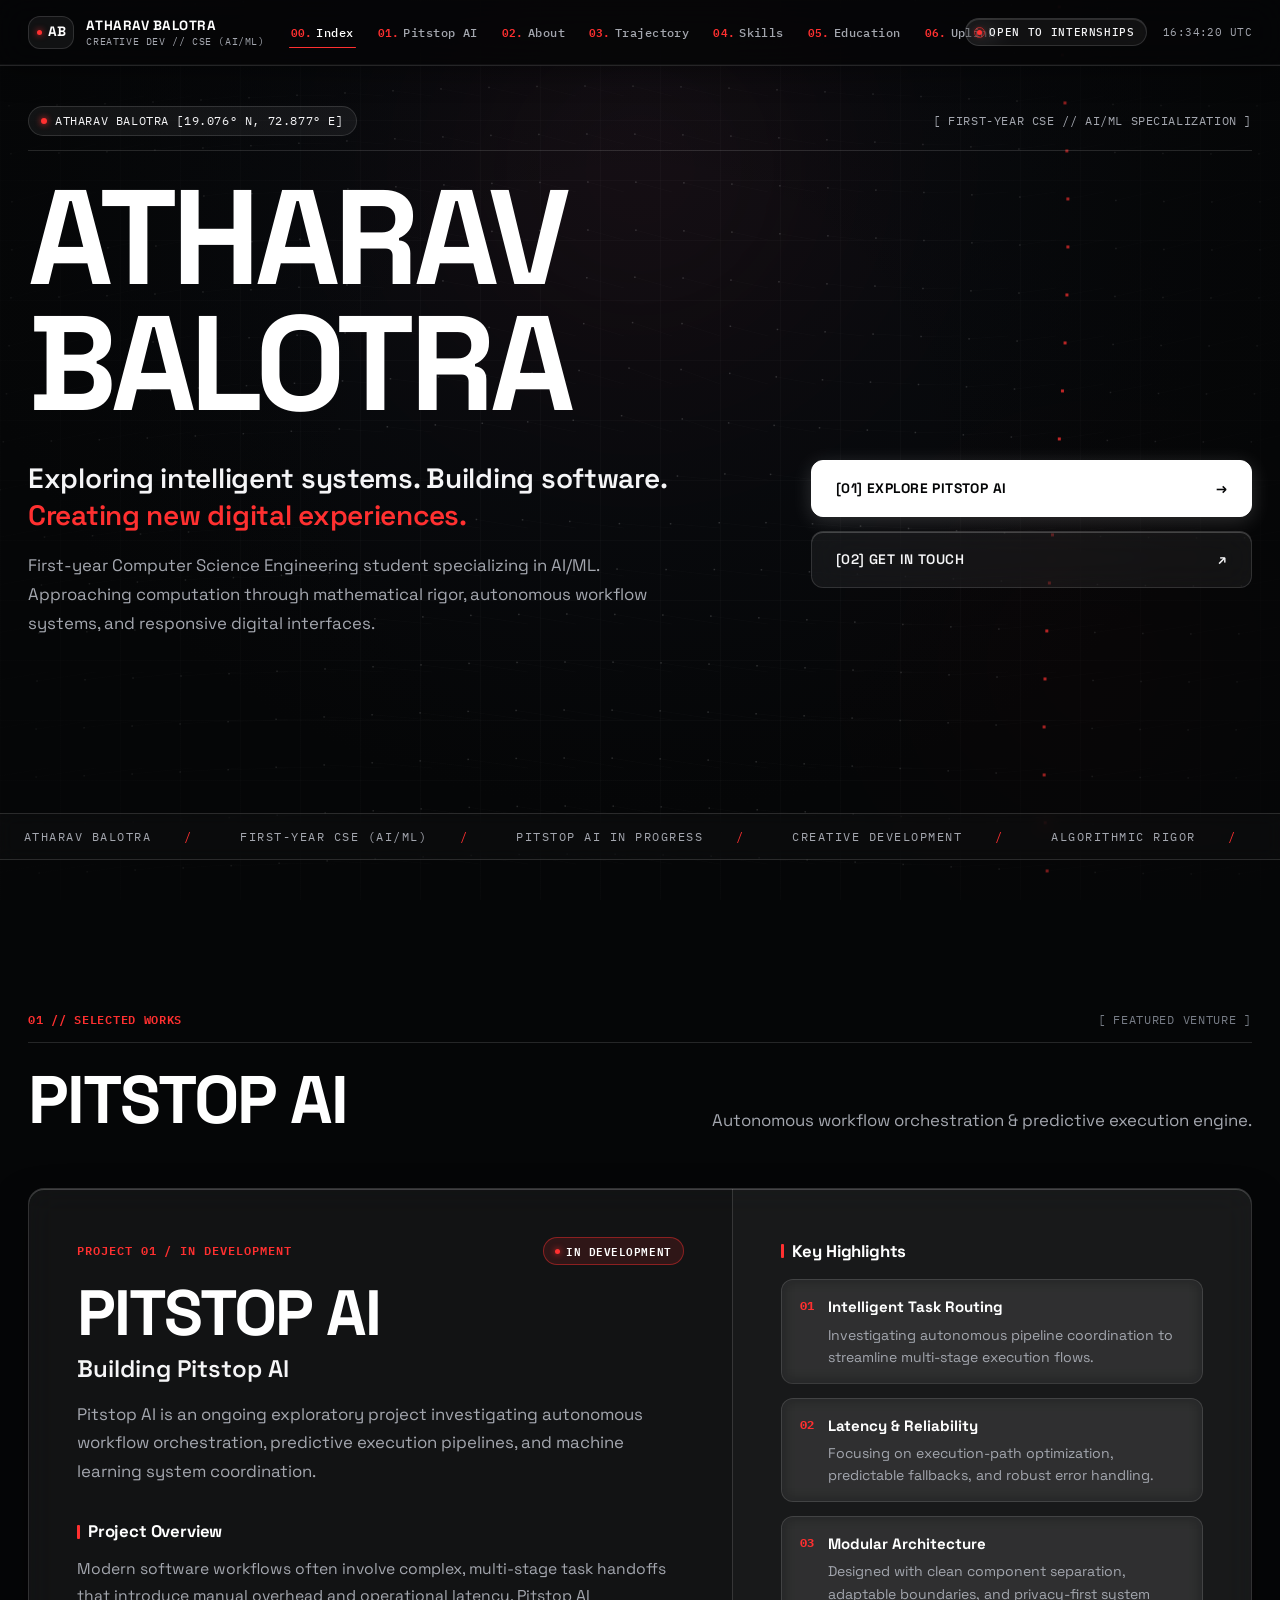
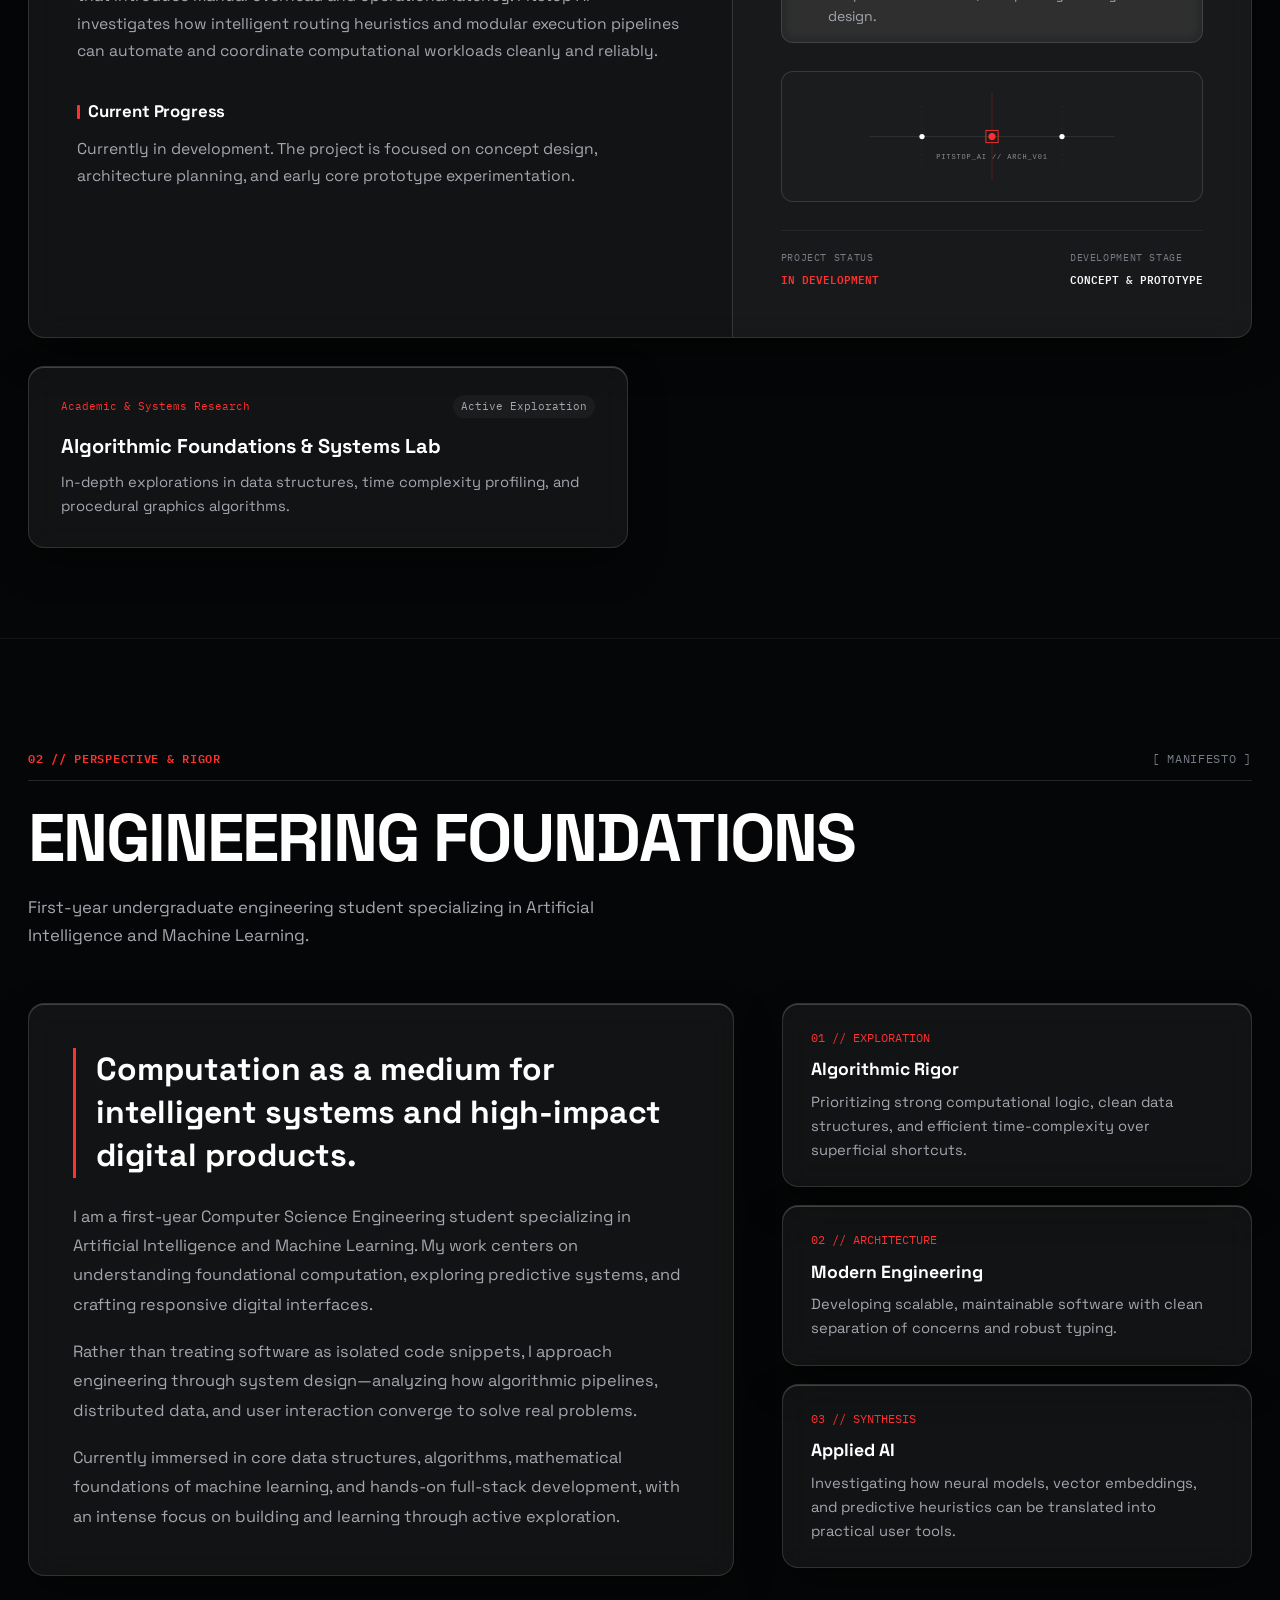
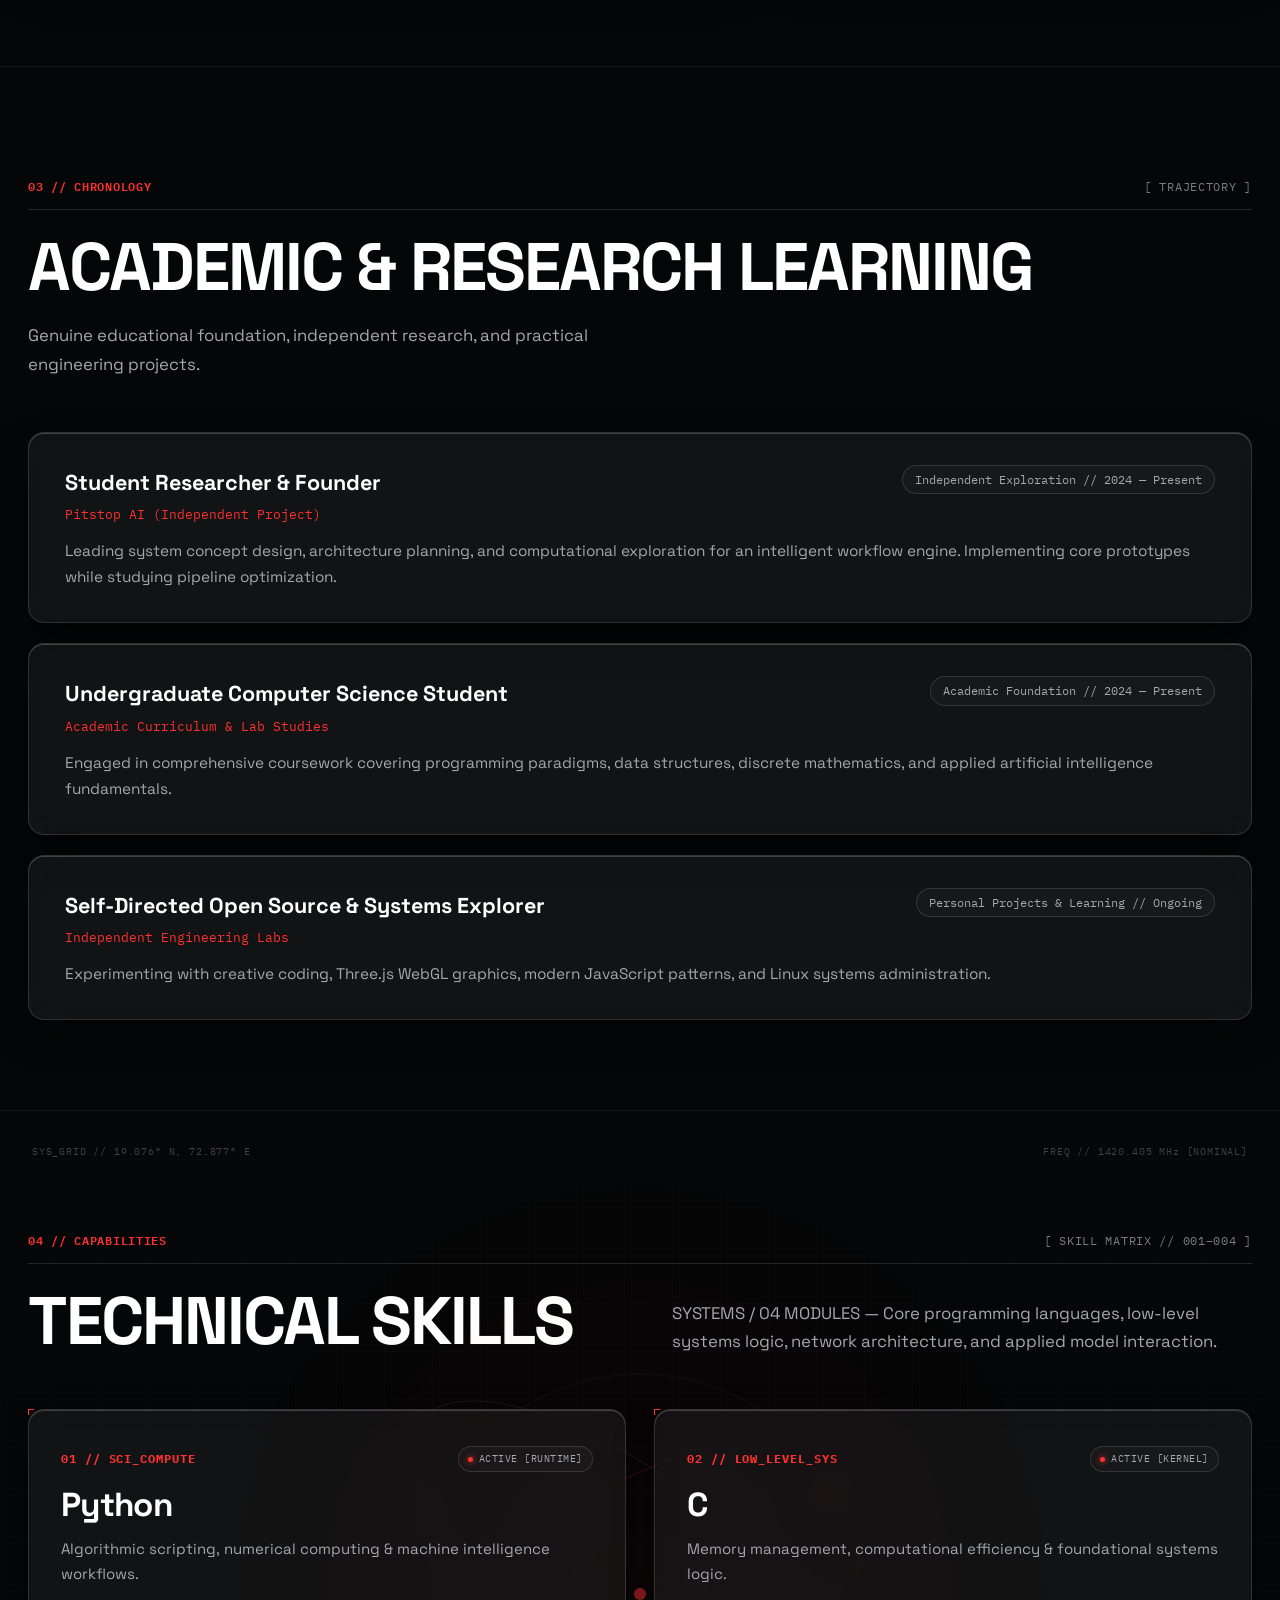
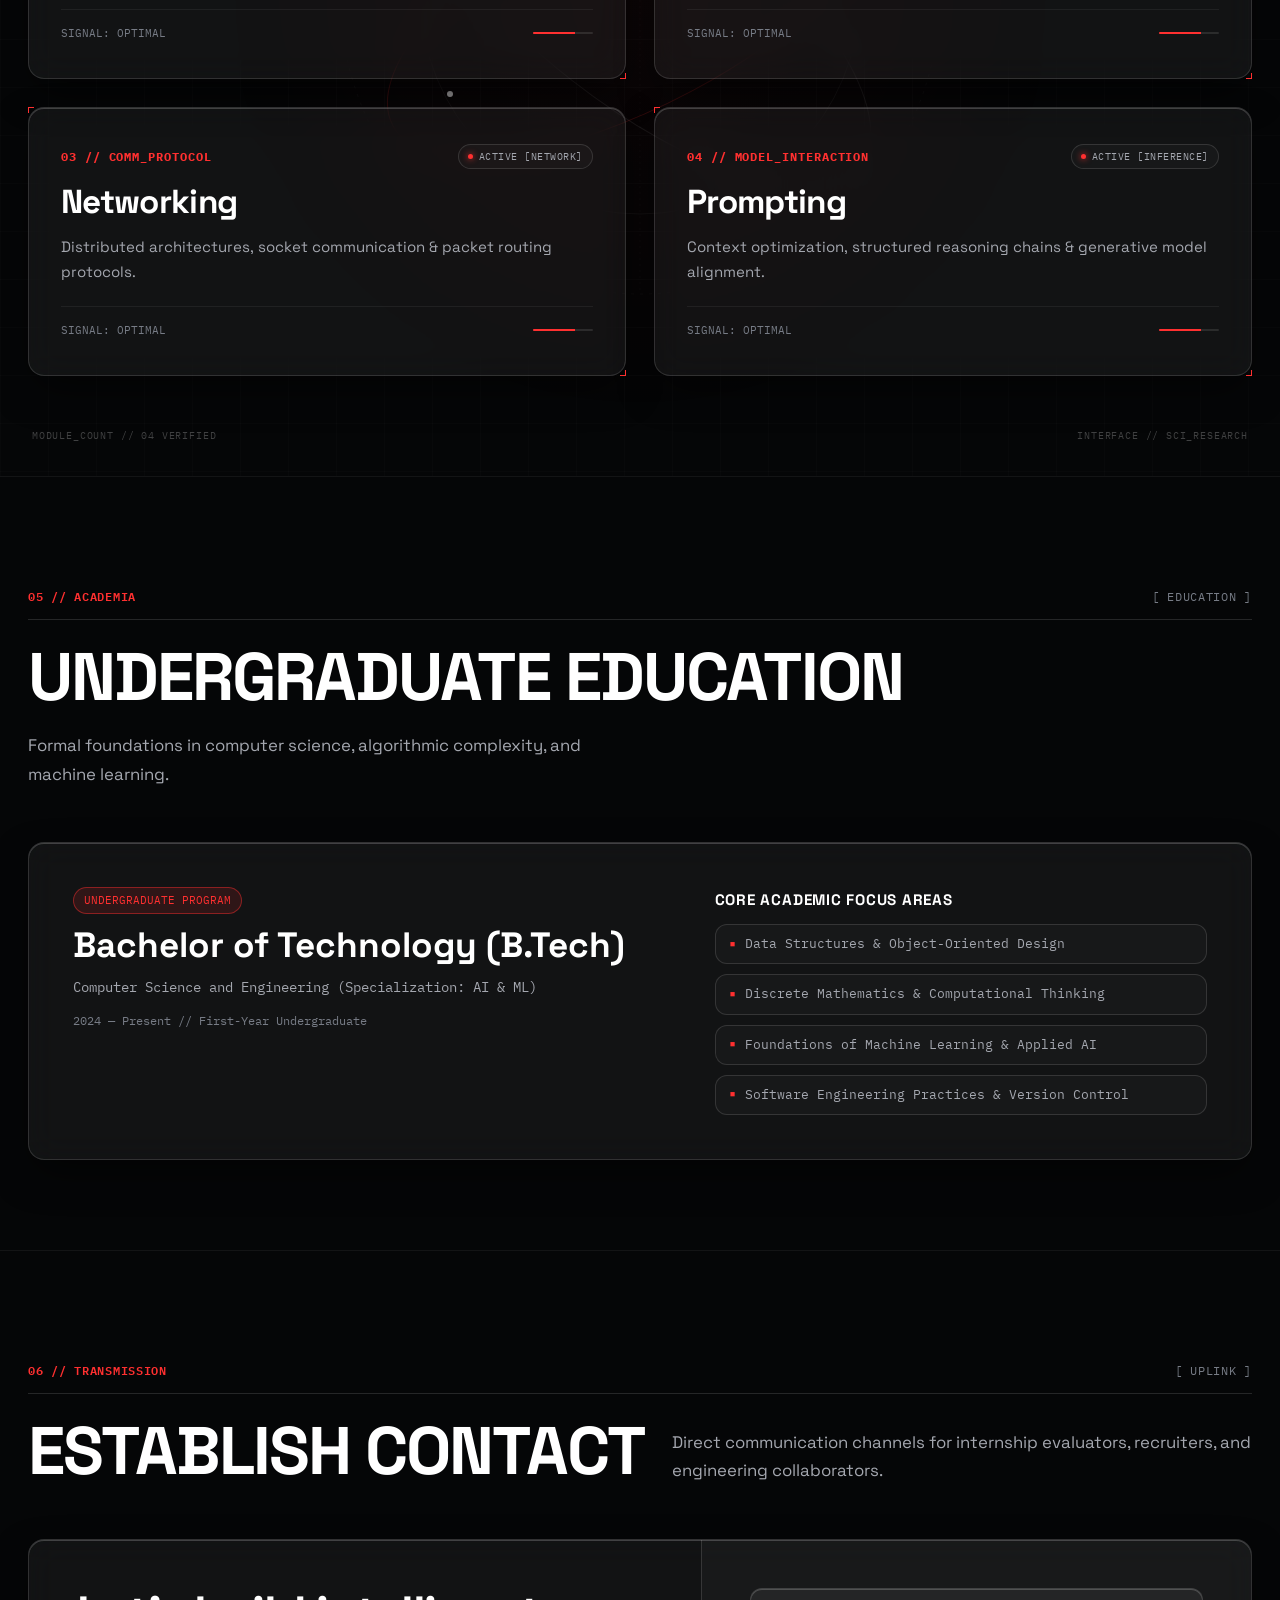
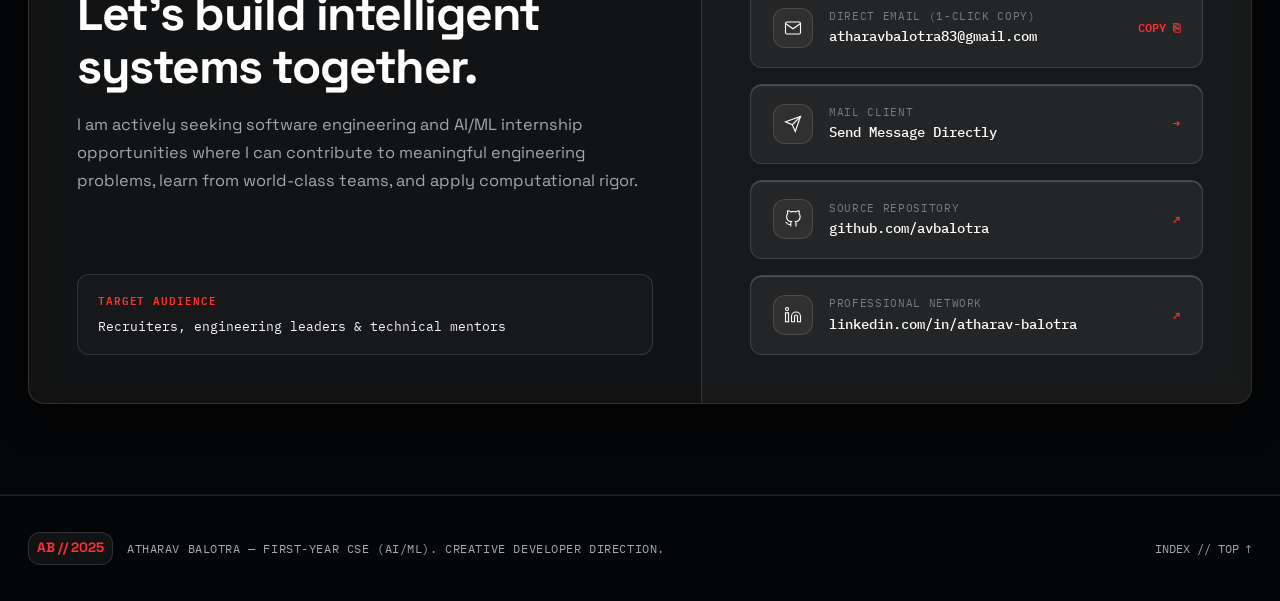
<file: index.html>
<!DOCTYPE html>
<html lang="en">

<head>
  <meta charset="UTF-8">
  <meta name="viewport" content="width=device-width, initial-scale=1.0">
  <title>ATHARAV BALOTRA — Creative Developer &amp; CSE (AI/ML)</title>

  <meta name="description"
    content="Atharav Balotra — First-year Computer Science Engineering student specializing in AI/ML. Creative developer portfolio featuring experimental typography, generative digital patterns, and Pitstop AI.">
  <meta name="author" content="Atharav Balotra">

  <!-- Monogram Vector Favicon -->
  <link rel="icon"
    href="data:image/svg+xml,<svg xmlns=%22http://www.w3.org/2000/svg%22 viewBox=%220 0 100 100%22><rect width=%22100%22 height=%22100%22 fill=%22%23050505%22/><circle cx=%2250%22 cy=%2250%22 r=%2238%22 fill=%22none%22 stroke=%22%23FF3030%22 stroke-width=%223%22 stroke-dasharray=%224 4%22/><text y=%22.72em%22 x=%22.18em%22 font-size=%2255%22 font-family=%22sans-serif%22 font-weight=%22800%22 fill=%22%23ffffff%22>AB</text></svg>">

  <!-- Google Fonts: Space Grotesk (Display & Body), IBM Plex Mono (Technical Monospace) -->
  <link rel="preconnect" href="https://fonts.googleapis.com">
  <link rel="preconnect" href="https://fonts.gstatic.com" crossorigin>
  <link
    href="https://fonts.googleapis.com/css2?family=IBM+Plex+Mono:ital,wght@0,400;0,500;0,600;0,700;1,400&family=Space+Grotesk:wght@400;500;600;700;800&display=swap"
    rel="stylesheet">

  <link rel="stylesheet" href="style.css">
</head>

<body class="wodniack-creative">

  <!-- Accessibility Skip Link -->
  <a href="#hero" class="skip-link">Skip to central content</a>

  <!-- ========================================================
       GENERATIVE DIGITAL ENVIRONMENT (GLASSMORPHIC BACKDROP)
       ======================================================== -->
  <div class="generative-viewport" aria-hidden="true">
    <div class="ambient-glow-orb ambient-orb-1"></div>
    <div class="ambient-glow-orb ambient-orb-2"></div>
    <canvas id="generativeCanvas" class="canvas-generative"></canvas>
    <div class="screen-grid-overlay"></div>
    <div class="screen-dither-vignette"></div>
  </div>

  <!-- ========================================================
       MINIMAL TECHNICAL HEADER & NAVIGATION
       ======================================================== -->
  <header class="creative-header" id="mainHeader">
    <div class="header-container">

      <!-- Monogram & Identity -->
      <a href="#hero" class="brand-anchor" aria-label="Atharav Balotra Homepage">
        <div class="brand-badge">
          <span class="red-dot"></span>
          <span>AB</span>
        </div>
        <div class="brand-meta">
          <span class="brand-title">ATHARAV BALOTRA</span>
          <span class="brand-subtitle">CREATIVE DEV // CSE (AI/ML)</span>
        </div>
      </a>

      <!-- Desktop Navigation Links (No Resume Link) -->
      <nav class="header-nav" aria-label="Primary Navigation">
        <ul class="nav-links-row">
          <li><a href="#hero" class="nav-link-item active" data-section="hero"><span class="idx">00.</span><span
                class="nav-label">Index</span></a></li>
          <li><a href="#pitstop" class="nav-link-item" data-section="pitstop"><span class="idx">01.</span><span
                class="nav-label">Pitstop&nbsp;AI</span></a></li>
          <li><a href="#about" class="nav-link-item" data-section="about"><span class="idx">02.</span><span
                class="nav-label">About</span></a></li>
          <li><a href="#experience" class="nav-link-item" data-section="experience"><span class="idx">03.</span><span
                class="nav-label">Trajectory</span></a></li>
          <li><a href="#skills" class="nav-link-item" data-section="skills"><span class="idx">04.</span><span
                class="nav-label">Skills</span></a></li>
          <li><a href="#education" class="nav-link-item" data-section="education"><span class="idx">05.</span><span
                class="nav-label">Education</span></a></li>
          <li><a href="#contact" class="nav-link-item" data-section="contact"><span class="idx">06.</span><span
                class="nav-label">Uplink</span></a></li>
        </ul>
      </nav>

      <!-- Telemetry Status & Mobile Toggle -->
      <div class="header-telemetry">
        <a href="#contact" class="status-indicator" title="Status: Open to internships">
          <span class="status-indicator-dot" aria-hidden="true"></span>
          <span class="status-indicator-text">OPEN TO INTERNSHIPS</span>
        </a>
        <span class="clock-display" id="telemetryClock">--:--:-- UTC</span>

        <button class="mobile-nav-toggle" id="mobileNavToggle" aria-label="Toggle Navigation Drawer"
          aria-expanded="false">
          <span class="toggle-line"></span>
          <span class="toggle-line"></span>
        </button>
      </div>

    </div>

    <!-- Mobile Drawer Menu (No Resume Button) -->
    <div class="mobile-drawer-menu" id="mobileDrawerMenu" aria-hidden="true">
      <ul class="mobile-drawer-list">
        <li><a href="#hero" class="mobile-item"><span class="m-idx">00.</span>Index</a></li>
        <li><a href="#pitstop" class="mobile-item"><span class="m-idx">01.</span>Pitstop&nbsp;AI</a></li>
        <li><a href="#about" class="mobile-item"><span class="m-idx">02.</span>About</a></li>
        <li><a href="#experience" class="mobile-item"><span class="m-idx">03.</span>Trajectory</a></li>
        <li><a href="#skills" class="mobile-item"><span class="m-idx">04.</span>Skills</a></li>
        <li><a href="#education" class="mobile-item"><span class="m-idx">05.</span>Education</a></li>
        <li><a href="#contact" class="mobile-item"><span class="m-idx">06.</span>Uplink</a></li>
      </ul>
      <div class="mobile-drawer-footer">
        <a href="#contact" class="status-indicator mobile-status-indicator">
          <span class="status-indicator-dot" aria-hidden="true"></span>
          <span class="status-indicator-text">OPEN TO INTERNSHIPS</span>
        </a>
      </div>
    </div>
  </header>

  <!-- ========================================================
       MAIN STAGE: EDITORIAL SECTORS
       ======================================================== -->
  <main class="main-content" id="main-content">

    <!-- ----------------------------------------------------
         HERO SECTION: OVERSIZED EDITORIAL TYPOGRAPHY
         ---------------------------------------------------- -->
    <section class="hero-stage" id="hero">
      <div class="hero-main-container">

        <!-- Metadata Row -->
        <div class="hero-meta-row">
          <span class="hero-tag">
            <span class="hero-tag-dot"></span>
            <span>ATHARAV BALOTRA [19.076° N, 72.877° E]</span>
          </span>
          <span>[ FIRST-YEAR CSE // AI/ML SPECIALIZATION ]</span>
        </div>

        <!-- Massive Kinetic Typography Heading -->
        <div class="hero-headline-wrap">
          <h1 class="hero-massive-title" id="heroMassiveTitle">
            <span class="title-line" data-text="ATHARAV">ATHARAV</span>
            <span class="title-line" data-text="BALOTRA">BALOTRA</span>
          </h1>
        </div>

        <!-- Sub-Grid: Narrative Lead & Actions -->
        <div class="hero-sub-grid">
          <div>
            <div class="hero-lead-text">
              Exploring intelligent systems. Building software. <span class="highlight-red">Creating new digital
                experiences.</span>
            </div>
            <p class="hero-bio-p">
              First-year Computer Science Engineering student specializing in AI/ML. Approaching computation through
              mathematical rigor, autonomous workflow systems, and responsive digital interfaces.
            </p>
          </div>

          <!-- Action Triggers (No Resume Button) -->
          <div class="hero-actions-row">
            <a href="#pitstop" class="btn-action-primary" aria-label="Explore Featured Project Pitstop AI">
              <span>[01] EXPLORE PITSTOP AI</span>
              <span>&rarr;</span>
            </a>
            <a href="#contact" class="btn-action-ghost" aria-label="Navigate to Contact Section">
              <span>[02] GET IN TOUCH</span>
              <span>&nearr;</span>
            </a>
          </div>
        </div>

      </div>

      <!-- Kinetic Marquee Ticker Ribbon -->
      <div class="kinetic-ticker-ribbon" aria-hidden="true">
        <div class="ticker-track">
          <span class="ticker-item">ATHARAV BALOTRA <span class="sep">/</span></span>
          <span class="ticker-item">FIRST-YEAR CSE (AI/ML) <span class="sep">/</span></span>
          <span class="ticker-item">PITSTOP AI IN PROGRESS <span class="sep">/</span></span>
          <span class="ticker-item">CREATIVE DEVELOPMENT <span class="sep">/</span></span>
          <span class="ticker-item">ALGORITHMIC RIGOR <span class="sep">/</span></span>
          <span class="ticker-item">SYSTEMS ARCHITECTURE <span class="sep">/</span></span>
          <!-- Cloned for seamless loop -->
          <span class="ticker-item">ATHARAV BALOTRA <span class="sep">/</span></span>
          <span class="ticker-item">FIRST-YEAR CSE (AI/ML) <span class="sep">/</span></span>
          <span class="ticker-item">PITSTOP AI IN PROGRESS <span class="sep">/</span></span>
          <span class="ticker-item">CREATIVE DEVELOPMENT <span class="sep">/</span></span>
          <span class="ticker-item">ALGORITHMIC RIGOR <span class="sep">/</span></span>
          <span class="ticker-item">SYSTEMS ARCHITECTURE <span class="sep">/</span></span>
        </div>
      </div>
    </section>

    <!-- ----------------------------------------------------
         01. SELECTED WORKS: PITSTOP AI (LARGE PRESENTATION)
         ---------------------------------------------------- -->
    <section class="editorial-sector" id="pitstop">
      <div class="sector-wrap">

        <header class="sector-editorial-header">
          <div class="seh-index-row">
            <span class="sec-num">01 // SELECTED WORKS</span>
            <span class="sec-code">[ FEATURED VENTURE ]</span>
          </div>
          <div class="seh-title-row">
            <h2 class="seh-large-title">PITSTOP AI</h2>
            <p class="seh-desc-lead">
              Autonomous workflow orchestration &amp; predictive execution engine.
            </p>
          </div>
        </header>

        <!-- Flagship Project Presentation: Pitstop AI -->
        <article class="project-showcase-card">
          <div class="psc-inner-grid">

            <!-- Left Narrative Column -->
            <div class="psc-col-main">
              <div class="psc-header-group">
                <div class="psc-eyebrow-row">
                  <span class="psc-eyebrow">PROJECT 01 / IN DEVELOPMENT</span>
                  <span class="psc-status-pill">
                    <span class="psc-status-dot"></span>
                    <span>IN DEVELOPMENT</span>
                  </span>
                </div>
                <h3 class="psc-project-title">PITSTOP AI</h3>
                <h4 class="psc-headline">Building Pitstop AI</h4>
                <p class="psc-lead-desc">
                  Pitstop AI is an ongoing exploratory project investigating autonomous workflow orchestration,
                  predictive execution pipelines, and machine learning system coordination.
                </p>
              </div>

              <!-- Project Overview -->
              <div class="psc-block">
                <h5 class="psc-block-heading">Project Overview</h5>
                <p class="psc-block-text" id="pitstopOverviewText">
                  Modern software workflows often involve complex, multi-stage task handoffs that introduce manual
                  overhead and operational latency. Pitstop AI investigates how intelligent routing heuristics and
                  modular execution pipelines can automate and coordinate computational workloads cleanly and reliably.
                </p>
              </div>

              <!-- Current Progress -->
              <div class="psc-block">
                <h5 class="psc-block-heading">Current Progress</h5>
                <p class="psc-block-text" id="pitstopProgressText">
                  Currently in development. The project is focused on concept design, architecture planning, and early
                  core prototype experimentation.
                </p>
              </div>
            </div>

            <!-- Right Aside Column -->
            <div class="psc-col-aside">
              <div class="psc-block">
                <h5 class="psc-block-heading">Key Highlights</h5>
                <ul class="psc-highlights-list" id="pitstopHighlightsList">
                  <li>
                    <span class="ph-idx">01</span>
                    <div class="ph-content">
                      <strong>Intelligent Task Routing</strong>
                      <p>Investigating autonomous pipeline coordination to streamline multi-stage execution flows.</p>
                    </div>
                  </li>
                  <li>
                    <span class="ph-idx">02</span>
                    <div class="ph-content">
                      <strong>Latency &amp; Reliability</strong>
                      <p>Focusing on execution-path optimization, predictable fallbacks, and robust error handling.</p>
                    </div>
                  </li>
                  <li>
                    <span class="ph-idx">03</span>
                    <div class="ph-content">
                      <strong>Modular Architecture</strong>
                      <p>Designed with clean component separation, adaptable boundaries, and privacy-first system
                        design.</p>
                    </div>
                  </li>
                </ul>
              </div>

              <!-- Restrained Schematic Graphic -->
              <div class="psc-linework-frame" aria-hidden="true">
                <svg class="psc-linework-svg" viewBox="0 0 320 120" fill="none">
                  <line x1="20" y1="60" x2="300" y2="60" stroke="rgba(255,255,255,0.1)" stroke-width="1" />
                  <line x1="80" y1="20" x2="80" y2="100" stroke="rgba(255,255,255,0.06)" stroke-width="1"
                    stroke-dasharray="2 3" />
                  <line x1="160" y1="10" x2="160" y2="110" stroke="rgba(255,48,48,0.25)" stroke-width="1" />
                  <line x1="240" y1="20" x2="240" y2="100" stroke="rgba(255,255,255,0.06)" stroke-width="1"
                    stroke-dasharray="2 3" />
                  <circle cx="80" cy="60" r="3" fill="#ffffff" />
                  <circle cx="160" cy="60" r="4" fill="#FF3030" />
                  <circle cx="240" cy="60" r="3" fill="#ffffff" />
                  <rect x="153" y="53" width="14" height="14" stroke="#FF3030" stroke-width="1" fill="none" />
                  <text x="160" y="86" font-family="'JetBrains Mono', monospace" font-size="8" fill="#8E8E93"
                    text-anchor="middle" letter-spacing="1">PITSTOP_AI // ARCH_V01</text>
                </svg>
              </div>

              <!-- Status Footer -->
              <div class="psc-meta-footer">
                <div class="pmf-item">
                  <span class="pmf-label">PROJECT STATUS</span>
                  <span class="pmf-value highlight-red">IN DEVELOPMENT</span>
                </div>
                <div class="pmf-item">
                  <span class="pmf-label">DEVELOPMENT STAGE</span>
                  <span class="pmf-value">CONCEPT &amp; PROTOTYPE</span>
                </div>
              </div>
            </div>

          </div>
        </article>

        <!-- Secondary Explorations (Hydrated from Maintainable Data Source) -->
        <div class="secondary-projects-grid" id="secondaryProjectsContainer"></div>

      </div>
    </section>

    <!-- ----------------------------------------------------
         02. ABOUT SECTION: PERSPECTIVE & RIGOR
         ---------------------------------------------------- -->
    <section class="editorial-sector" id="about">
      <div class="sector-wrap">

        <header class="sector-editorial-header">
          <div class="seh-index-row">
            <span class="sec-num">02 // PERSPECTIVE &amp; RIGOR</span>
            <span class="sec-code">[ MANIFESTO ]</span>
          </div>
          <div class="seh-title-row">
            <h2 class="seh-large-title">ENGINEERING FOUNDATIONS</h2>
            <p class="seh-desc-lead">
              First-year undergraduate engineering student specializing in Artificial Intelligence and Machine Learning.
            </p>
          </div>
        </header>

        <div class="editorial-about-grid">

          <article class="about-manifesto-pane">
            <h3 class="manifesto-big-statement">
              Computation as a medium for intelligent systems and high-impact digital products.
            </h3>
            <div class="manifesto-paragraphs" id="aboutManifestoContainer">
              <p>
                I am a first-year Computer Science Engineering student specializing in Artificial Intelligence and
                Machine Learning. My work centers on understanding foundational computation, exploring predictive
                systems, and crafting responsive digital interfaces.
              </p>
              <p>
                Rather than treating software as isolated code snippets, I approach engineering through system
                design—analyzing how algorithmic pipelines, distributed data, and user interaction converge to solve
                real problems.
              </p>
              <p>
                Currently immersed in core data structures, algorithms, mathematical foundations of machine learning,
                and hands-on full-stack development, with an intense focus on building and learning through active
                exploration.
              </p>
            </div>
          </article>

          <div class="principles-vertical-stack" id="principlesContainer">
            <div class="principle-block">
              <div class="pb-header">
                <span>01 // EXPLORATION</span>
              </div>
              <h4 class="pb-title">Algorithmic Rigor</h4>
              <p class="pb-desc">
                Prioritizing strong computational logic, clean data structures, and efficient time-complexity over
                superficial shortcuts.
              </p>
            </div>

            <div class="principle-block">
              <div class="pb-header">
                <span>02 // ARCHITECTURE</span>
              </div>
              <h4 class="pb-title">Modern Engineering</h4>
              <p class="pb-desc">
                Developing scalable, maintainable software with clean separation of concerns and robust typing.
              </p>
            </div>

            <div class="principle-block">
              <div class="pb-header">
                <span>03 // SYNTHESIS</span>
              </div>
              <h4 class="pb-title">Applied AI</h4>
              <p class="pb-desc">
                Investigating how neural models, vector embeddings, and predictive heuristics can be translated into
                practical user tools.
              </p>
            </div>
          </div>

        </div>

      </div>
    </section>

    <!-- ----------------------------------------------------
         03. EXPERIENCE: TRAJECTORY & LABS
         ---------------------------------------------------- -->
    <section class="editorial-sector" id="experience">
      <div class="sector-wrap">

        <header class="sector-editorial-header">
          <div class="seh-index-row">
            <span class="sec-num">03 // CHRONOLOGY</span>
            <span class="sec-code">[ TRAJECTORY ]</span>
          </div>
          <div class="seh-title-row">
            <h2 class="seh-large-title">ACADEMIC &amp; RESEARCH LEARNING</h2>
            <p class="seh-desc-lead">
              Genuine educational foundation, independent research, and practical engineering projects.
            </p>
          </div>
        </header>

        <div class="trajectory-stack" id="experienceTrajectoryContainer">

          <div class="trajectory-card">
            <div class="tc-top-row">
              <div>
                <h3 class="tc-role">Student Researcher &amp; Founder</h3>
                <div class="tc-entity">Pitstop AI (Independent Project)</div>
              </div>
              <span class="tc-meta-pill">Independent Exploration // 2024 — Present</span>
            </div>
            <p class="tc-desc">
              Leading system concept design, architecture planning, and computational exploration for an intelligent
              workflow engine. Implementing core prototypes while studying pipeline optimization.
            </p>
          </div>

          <div class="trajectory-card">
            <div class="tc-top-row">
              <div>
                <h3 class="tc-role">Undergraduate Computer Science Student</h3>
                <div class="tc-entity">Academic Curriculum &amp; Lab Studies</div>
              </div>
              <span class="tc-meta-pill">Academic Foundation // 2024 — Present</span>
            </div>
            <p class="tc-desc">
              Engaged in comprehensive coursework covering programming paradigms, data structures, discrete mathematics,
              and applied artificial intelligence fundamentals.
            </p>
          </div>

          <div class="trajectory-card">
            <div class="tc-top-row">
              <div>
                <h3 class="tc-role">Self-Directed Open Source &amp; Systems Explorer</h3>
                <div class="tc-entity">Independent Engineering Labs</div>
              </div>
              <span class="tc-meta-pill">Personal Projects &amp; Learning // Ongoing</span>
            </div>
            <p class="tc-desc">
              Experimenting with creative coding, interactive Canvas graphics, modern JavaScript patterns, and Linux
              systems administration.
            </p>
          </div>

        </div>

      </div>
    </section>

    <!-- ----------------------------------------------------
         04. SKILLS: TECHNICAL CAPABILITIES
         ---------------------------------------------------- -->
    <section class="editorial-sector" id="skills">
      <!-- Scientific Orbital & Coordinate Backdrop (Decorative behind content) -->
      <div class="skills-scientific-backdrop" aria-hidden="true">
        <div class="ssb-grid-lines"></div>
        <svg class="ssb-orbital-svg" viewBox="0 0 640 640" fill="none">
          <circle cx="320" cy="320" r="300" stroke="rgba(255,255,255,0.06)" stroke-width="1" stroke-dasharray="3 6" />
          <circle cx="320" cy="320" r="220" stroke="rgba(255,255,255,0.08)" stroke-width="1" />
          <g class="ssb-orbit-loop">
            <ellipse cx="320" cy="320" rx="280" ry="110" stroke="rgba(255,48,48,0.3)" stroke-width="1"
              transform="rotate(-28 320 320)" />
            <circle cx="510" cy="220" r="4" fill="#FF3030" />
          </g>
          <g class="ssb-orbit-loop-rev">
            <ellipse cx="320" cy="320" rx="280" ry="110" stroke="rgba(255,255,255,0.12)" stroke-width="1"
              transform="rotate(38 320 320)" />
            <circle cx="130" cy="420" r="3" fill="#ffffff" />
          </g>
          <circle cx="320" cy="320" r="6" fill="#FF3030" />
          <line x1="320" y1="20" x2="320" y2="620" stroke="rgba(255,255,255,0.04)" stroke-width="1"
            stroke-dasharray="2 4" />
          <line x1="20" y1="320" x2="620" y2="320" stroke="rgba(255,255,255,0.04)" stroke-width="1"
            stroke-dasharray="2 4" />
        </svg>
        <div class="ssb-coord-tag ssb-coord-tl">SYS_GRID // 19.076° N, 72.877° E</div>
        <div class="ssb-coord-tag ssb-coord-tr">FREQ // 1420.405 MHz [NOMINAL]</div>
        <div class="ssb-coord-tag ssb-coord-bl">MODULE_COUNT // 04 VERIFIED</div>
        <div class="ssb-coord-tag ssb-coord-br">INTERFACE // SCI_RESEARCH</div>
      </div>

      <div class="sector-wrap">

        <header class="sector-editorial-header">
          <div class="seh-index-row">
            <span class="sec-num">04 // CAPABILITIES</span>
            <span class="sec-code">[ SKILL MATRIX // 001–004 ]</span>
          </div>
          <div class="seh-title-row">
            <h2 class="seh-large-title">TECHNICAL SKILLS</h2>
            <p class="seh-desc-lead">
              SYSTEMS / 04 MODULES &mdash; Core programming languages, low-level systems logic, network architecture,
              and applied model interaction.
            </p>
          </div>
        </header>

        <div class="skills-modern-grid" id="skillsMatrixContainer">

          <div class="skill-item-card" tabindex="0">
            <div class="sic-top-row">
              <span class="sic-idx">01 // SCI_COMPUTE</span>
              <span class="sic-status-pill"><span class="sic-pulse-dot"></span>ACTIVE [RUNTIME]</span>
            </div>
            <h3 class="sic-name">Python</h3>
            <p class="sic-desc">Algorithmic scripting, numerical computing &amp; machine intelligence workflows.</p>
            <div class="sic-bottom-telemetry">
              <span class="sbt-sig">SIGNAL: OPTIMAL</span>
              <span class="sbt-bar"><span class="sbt-fill"></span></span>
            </div>
          </div>

          <div class="skill-item-card" tabindex="0">
            <div class="sic-top-row">
              <span class="sic-idx">02 // LOW_LEVEL_SYS</span>
              <span class="sic-status-pill"><span class="sic-pulse-dot"></span>ACTIVE [KERNEL]</span>
            </div>
            <h3 class="sic-name">C</h3>
            <p class="sic-desc">Memory management, computational efficiency &amp; foundational systems logic.</p>
            <div class="sic-bottom-telemetry">
              <span class="sbt-sig">SIGNAL: OPTIMAL</span>
              <span class="sbt-bar"><span class="sbt-fill"></span></span>
            </div>
          </div>

          <div class="skill-item-card" tabindex="0">
            <div class="sic-top-row">
              <span class="sic-idx">03 // COMM_PROTOCOL</span>
              <span class="sic-status-pill"><span class="sic-pulse-dot"></span>ACTIVE [NETWORK]</span>
            </div>
            <h3 class="sic-name">Networking</h3>
            <p class="sic-desc">Distributed architectures, socket communication &amp; packet routing protocols.</p>
            <div class="sic-bottom-telemetry">
              <span class="sbt-sig">SIGNAL: OPTIMAL</span>
              <span class="sbt-bar"><span class="sbt-fill"></span></span>
            </div>
          </div>

          <div class="skill-item-card" tabindex="0">
            <div class="sic-top-row">
              <span class="sic-idx">04 // MODEL_INTERACTION</span>
              <span class="sic-status-pill"><span class="sic-pulse-dot"></span>ACTIVE [INFERENCE]</span>
            </div>
            <h3 class="sic-name">Prompting</h3>
            <p class="sic-desc">Context optimization, structured reasoning chains &amp; generative model alignment.</p>
            <div class="sic-bottom-telemetry">
              <span class="sbt-sig">SIGNAL: OPTIMAL</span>
              <span class="sbt-bar"><span class="sbt-fill"></span></span>
            </div>
          </div>

        </div>

      </div>
    </section>

    <!-- ----------------------------------------------------
         05. EDUCATION: UNDERGRADUATE FOUNDATION
         ---------------------------------------------------- -->
    <section class="editorial-sector" id="education">
      <div class="sector-wrap">

        <header class="sector-editorial-header">
          <div class="seh-index-row">
            <span class="sec-num">05 // ACADEMIA</span>
            <span class="sec-code">[ EDUCATION ]</span>
          </div>
          <div class="seh-title-row">
            <h2 class="seh-large-title">UNDERGRADUATE EDUCATION</h2>
            <p class="seh-desc-lead">
              Formal foundations in computer science, algorithmic complexity, and machine learning.
            </p>
          </div>
        </header>

        <article class="education-editorial-card">
          <div class="edu-split-row">

            <div class="edu-left-col">
              <span class="edu-tag-pill">UNDERGRADUATE PROGRAM</span>
              <h3 class="edu-degree-title">Bachelor of Technology (B.Tech)</h3>
              <div class="edu-spec-sub">Computer Science and Engineering (Specialization: AI &amp; ML)</div>
              <div class="edu-timeline-sub">2024 — Present // First-Year Undergraduate</div>
            </div>

            <div class="edu-right-col">
              <h4 class="edu-focus-header">Core Academic Focus Areas</h4>
              <ul class="edu-focus-items" id="eduFocusItemsContainer">
                <li>Data Structures &amp; Object-Oriented Design</li>
                <li>Discrete Mathematics &amp; Computational Thinking</li>
                <li>Foundations of Machine Learning &amp; Applied AI</li>
                <li>Software Engineering Practices &amp; Version Control</li>
              </ul>
            </div>

          </div>
        </article>

      </div>
    </section>

    <!-- ----------------------------------------------------
         06. CONTACT: TRANSMISSION UPLINK
         ---------------------------------------------------- -->
    <section class="editorial-sector" id="contact">
      <div class="sector-wrap">

        <header class="sector-editorial-header">
          <div class="seh-index-row">
            <span class="sec-num">06 // TRANSMISSION</span>
            <span class="sec-code">[ UPLINK ]</span>
          </div>
          <div class="seh-title-row">
            <h2 class="seh-large-title">ESTABLISH CONTACT</h2>
            <p class="seh-desc-lead">
              Direct communication channels for internship evaluators, recruiters, and engineering collaborators.
            </p>
          </div>
        </header>

        <div class="contact-uplink-card">
          <div class="cuc-split-layout">

            <div class="cuc-left-info">
              <div>
                <h3 class="cuc-headline">Let's build intelligent systems together.</h3>
                <p class="cuc-body">
                  I am actively seeking software engineering and AI/ML internship opportunities where I can contribute
                  to meaningful engineering problems, learn from world-class teams, and apply computational rigor.
                </p>
              </div>

              <div class="cuc-audience-note">
                <span class="can-title">TARGET AUDIENCE</span>
                <span class="can-text">Recruiters, engineering leaders &amp; technical mentors</span>
              </div>
            </div>

            <div class="cuc-right-channels">

              <!-- 1-Click Copy Email Channel -->
              <div class="direct-channel-card" id="copyEmailBtn" role="button" tabindex="0"
                aria-label="Copy email address to clipboard">
                <div class="dcc-info">
                  <div class="dcc-icon-box">
                    <svg class="dcc-svg" viewBox="0 0 24 24">
                      <path d="M4 4h16c1.1 0 2 .9 2 2v12c0 1.1-.9 2-2 2H4c-1.1 0-2-.9-2-2V6c0-1.1.9-2 2-2z" />
                      <polyline points="22,6 12,13 2,6" />
                    </svg>
                  </div>
                  <div class="dcc-text-col">
                    <span class="dcc-lbl">DIRECT EMAIL (1-CLICK COPY)</span>
                    <span class="dcc-val" id="contactEmailVal">atharavbalotra83@gmail.com</span>
                  </div>
                </div>
                <span class="dcc-action-badge">COPY ⎘</span>
              </div>

              <!-- Mail Client Direct Link -->
              <a href="mailto:atharavbalotra83@gmail.com" class="direct-channel-card"
                aria-label="Send direct message via email client">
                <div class="dcc-info">
                  <div class="dcc-icon-box">
                    <svg class="dcc-svg" viewBox="0 0 24 24">
                      <line x1="22" y1="2" x2="11" y2="13" />
                      <polygon points="22 2 15 22 11 13 2 9 22 2" />
                    </svg>
                  </div>
                  <div class="dcc-text-col">
                    <span class="dcc-lbl">MAIL CLIENT</span>
                    <span class="dcc-val">Send Message Directly</span>
                  </div>
                </div>
                <span class="dcc-action-badge">&rarr;</span>
              </a>

              <!-- GitHub Profile -->
              <a href="https://github.com/avbalotra" target="_blank" rel="noopener noreferrer"
                class="direct-channel-card" aria-label="Visit Atharav Balotra GitHub profile">
                <div class="dcc-info">
                  <div class="dcc-icon-box">
                    <svg class="dcc-svg" viewBox="0 0 24 24">
                      <path
                        d="M9 19c-5 1.5-5-2.5-7-3m14 6v-3.87a3.37 3.37 0 0 0-.94-2.61c3.14-.35 6.44-1.54 6.44-7A5.44 5.44 0 0 0 20 4.77 5.07 5.07 0 0 0 19.91 1S18.73.65 16 2.48a13.38 13.38 0 0 0-7 0C6.27.65 5.09 1 5.09 1A5.07 5.07 0 0 0 5 4.77a5.44 5.44 0 0 0-1.5 3.78c0 5.42 3.3 6.61 6.44 7A3.37 3.37 0 0 0 9 18.13V22" />
                    </svg>
                  </div>
                  <div class="dcc-text-col">
                    <span class="dcc-lbl">SOURCE REPOSITORY</span>
                    <span class="dcc-val">github.com/avbalotra</span>
                  </div>
                </div>
                <span class="dcc-action-badge">&nearr;</span>
              </a>

              <!-- LinkedIn Profile -->
              <a href="https://www.linkedin.com/in/atharav-balotra-5058a7336" target="_blank" rel="noopener noreferrer"
                class="direct-channel-card" aria-label="Visit Atharav Balotra LinkedIn profile">
                <div class="dcc-info">
                  <div class="dcc-icon-box">
                    <svg class="dcc-svg" viewBox="0 0 24 24">
                      <path d="M16 8a6 6 0 0 1 6 6v7h-4v-7a2 2 0 0 0-2-2 2 2 0 0 0-2 2v7h-4v-7a6 6 0 0 1 6-6z" />
                      <rect x="2" y="9" width="4" height="12" />
                      <circle cx="4" cy="4" r="2" />
                    </svg>
                  </div>
                  <div class="dcc-text-col">
                    <span class="dcc-lbl">PROFESSIONAL NETWORK</span>
                    <span class="dcc-val">linkedin.com/in/atharav-balotra</span>
                  </div>
                </div>
                <span class="dcc-action-badge">&nearr;</span>
              </a>

            </div>

          </div>
        </div>

      </div>
    </section>

  </main>

  <!-- Interactive Clipboard Toast -->
  <div class="cyber-toast" id="copyToast" role="status" aria-live="polite">
    <span class="toast-dot"></span>
    <span class="toast-msg">EMAIL COPIED TO CLIPBOARD // ATHARAVBALOTRA83@GMAIL.COM</span>
  </div>

  <!-- ========================================================
       CREATIVE FOOTER
       ======================================================== -->
  <footer class="creative-footer">
    <div class="footer-container">
      <div class="footer-left">
        <span class="footer-monogram">AB // 2025</span>
        <span class="footer-statement">
          ATHARAV BALOTRA &mdash; FIRST-YEAR CSE (AI/ML). CREATIVE DEVELOPER DIRECTION.
        </span>
      </div>
      <div class="footer-right">
        <a href="#hero" class="footer-back-top" aria-label="Return to top of page">
          <span>INDEX // TOP</span>
          <span>&uarr;</span>
        </a>
      </div>
    </div>
  </footer>

  <!-- ========================================================
       SCRIPTS: DATA SOURCE MODULE & MOTION ARCHITECTURE
       ======================================================== -->
  <script src="portfolio-data.js"></script>
  <script src="script.js"></script>
</body>

</html>
</file>
<file: style.css>
/* ==========================================================================
   ATHARAV BALOTRA — CREATIVE DEVELOPER & CSE (AI/ML)
   STYLE.CSS: Premium Dark Glassmorphism & Scientific Interface System
   Space Grotesk (Display & Body) + IBM Plex Mono (Technical Metadata)
   Spatial Depth, Subtle Red Neon Accents, Cohesive Responsive Layout
   Pure Modern CSS (Zero external frameworks)
   ========================================================================== */

/* --------------------------------------------------------------------------
   1. DESIGN TOKENS & SYSTEM VARIABLES
   -------------------------------------------------------------------------- */
:root {
  /* Core Deep-Black Environment */
  --bg-void: #050607;
  --bg-secondary: #0A0C10;

  /* Glass Surfaces (Exact tokens requested) */
  --glass-surface: rgba(255, 255, 255, 0.055);
  --glass-surface-subtle: rgba(255, 255, 255, 0.025);
  --glass-surface-hover: rgba(255, 255, 255, 0.08);
  --glass-border: rgba(255, 255, 255, 0.13);
  --glass-border-hover: rgba(255, 255, 255, 0.28);
  --glass-highlight: rgba(255, 255, 255, 0.20);

  /* Legacy variable mappings for backward compatibility */
  --bg-surface: var(--glass-surface);
  --bg-surface-hover: var(--glass-surface-hover);
  --bg-card: var(--glass-surface);
  --bg-card-hover: var(--glass-surface-hover);
  --border-line: var(--glass-border);
  --border-line-hover: var(--glass-border-hover);
  --border-subtle: rgba(255, 255, 255, 0.06);

  /* Restrained Vivid Red Accent (#FF3030) */
  --accent-red: #FF3030;
  --accent-red-hover: #ff4d4d;
  --deep-red: #801018;
  --accent-red-dim: rgba(255, 48, 48, 0.12);
  --accent-red-glow: rgba(255, 48, 48, 0.28);
  --accent-red-border: rgba(255, 48, 48, 0.45);

  /* Typography Palette (Exact tokens requested) */
  --text-pure: #ffffff;
  --text-primary: #F5F5F7;
  --text-secondary: #A4A7AF;
  --text-muted: #777C86;

  /* Typography Families: Space Grotesk (Primary) + IBM Plex Mono (Technical) */
  --font-display: 'Space Grotesk', -apple-system, BlinkMacSystemFont, 'Segoe UI', Roboto, sans-serif;
  --font-body: 'Space Grotesk', -apple-system, BlinkMacSystemFont, 'Segoe UI', Roboto, sans-serif;
  --font-mono: 'IBM Plex Mono', 'JetBrains Mono', 'SF Mono', Consolas, Menlo, monospace;

  /* Layout Constants */
  --max-width: 1320px;
  --header-h: 66px;
  --radius-card: 16px;
  --radius-inner: 12px;
  --radius-pill: 999px;

  /* Glassmorphism Filters & Shadows */
  --glass-blur: blur(16px);
  --glass-shadow: 0 16px 40px -8px rgba(0, 0, 0, 0.6), inset 0 1px 0 0 var(--glass-highlight);
  --glass-shadow-hover: 0 24px 48px -10px rgba(0, 0, 0, 0.75), inset 0 1px 0 0 rgba(255, 255, 255, 0.35), 0 0 24px -4px var(--accent-red-dim);

  /* Motion Curves */
  --ease-expo: cubic-bezier(0.16, 1, 0.3, 1);
  --transition-fast: 0.2s var(--ease-expo);
  --transition-smooth: 0.35s var(--ease-expo);
}

/* --------------------------------------------------------------------------
   2. GLOBAL RESETS & STACKING ARCHITECTURE
   -------------------------------------------------------------------------- */
*, *::before, *::after {
  box-sizing: border-box;
  margin: 0;
  padding: 0;
}

html {
  scroll-behavior: smooth;
  scroll-padding-top: calc(var(--header-h) + 16px);
  font-size: 16px;
  background-color: var(--bg-void);
  color: var(--text-primary);
  font-family: var(--font-body);
  -webkit-font-smoothing: antialiased;
  -moz-osx-font-smoothing: grayscale;
}

section[id] {
  scroll-margin-top: calc(var(--header-h) + 16px);
}

html, body {
  overflow-x: hidden;
  width: 100%;
  max-width: 100vw;
  background-color: var(--bg-void);
}

body.wodniack-creative {
  position: relative;
  min-height: 100vh;
  min-height: 100svh;
  color: var(--text-primary);
  line-height: 1.68;
}

/* Global Link Reset */
a {
  color: inherit;
  text-decoration: none;
  transition: color var(--transition-fast), border-color var(--transition-fast);
}

/* Accessible Focus States */
a:focus-visible,
button:focus-visible,
div[tabindex="0"]:focus-visible {
  outline: 2px solid var(--accent-red);
  outline-offset: 3px;
}

/* Skip Link */
.skip-link {
  position: absolute;
  top: -100px;
  left: 20px;
  background: var(--bg-void);
  color: var(--accent-red);
  border: 1px solid var(--accent-red);
  padding: 8px 16px;
  font-family: var(--font-mono);
  font-size: 0.8rem;
  z-index: 10000;
  border-radius: 4px;
  transition: top 0.2s ease;
}
.skip-link:focus {
  top: 15px;
}

/* Custom Scrollbar */
::-webkit-scrollbar {
  width: 6px;
}
::-webkit-scrollbar-track {
  background: var(--bg-void);
}
::-webkit-scrollbar-thumb {
  background: rgba(255, 255, 255, 0.16);
  border-radius: 3px;
}
::-webkit-scrollbar-thumb:hover {
  background: var(--accent-red);
}

/* --------------------------------------------------------------------------
   3. SOPHISTICATED LAYERED BACKGROUND & AMBIENT LIGHT FIELDS
   -------------------------------------------------------------------------- */
.generative-viewport {
  position: fixed;
  inset: 0;
  width: 100vw;
  height: 100vh;
  height: 100svh;
  pointer-events: none;
  z-index: 0;
  overflow: hidden;
  background: radial-gradient(circle at 50% 10%, #0c0e14 0%, var(--bg-void) 70%);
}

.ambient-glow-orb {
  position: absolute;
  border-radius: 50%;
  filter: blur(100px);
  pointer-events: none;
  opacity: 0.18;
}

.ambient-orb-1 {
  width: 620px;
  height: 620px;
  top: -140px;
  left: 50%;
  transform: translateX(-50%);
  background: radial-gradient(circle, rgba(255, 48, 48, 0.35) 0%, transparent 70%);
  animation: orb-drift 24s ease-in-out infinite alternate;
}

.ambient-orb-2 {
  width: 520px;
  height: 520px;
  top: 45%;
  right: -80px;
  background: radial-gradient(circle, rgba(255, 48, 48, 0.22) 0%, transparent 70%);
  animation: orb-drift-rev 30s ease-in-out infinite alternate;
}

@keyframes orb-drift {
  0% { transform: translate(-50%, 0) scale(1); }
  50% { transform: translate(-45%, 40px) scale(1.08); }
  100% { transform: translate(-55%, -20px) scale(0.96); }
}

@keyframes orb-drift-rev {
  0% { transform: translate(0, 0) scale(1); }
  100% { transform: translate(-40px, 60px) scale(1.1); }
}

.canvas-generative {
  position: absolute;
  inset: 0;
  width: 100%;
  height: 100%;
  display: block;
  z-index: 1;
}

.screen-grid-overlay {
  position: absolute;
  inset: 0;
  z-index: 2;
  background-image: linear-gradient(to right, rgba(255, 255, 255, 0.02) 1px, transparent 1px),
                    linear-gradient(to bottom, rgba(255, 255, 255, 0.02) 1px, transparent 1px);
  background-size: 60px 60px;
  pointer-events: none;
}

.screen-dither-vignette {
  position: absolute;
  inset: 0;
  z-index: 3;
  background: radial-gradient(circle at center, transparent 35%, rgba(5, 6, 7, 0.88) 100%);
  pointer-events: none;
}

/* --------------------------------------------------------------------------
   4. TRANSLUCENT GLASS NAVIGATION HEADER
   -------------------------------------------------------------------------- */
.creative-header {
  position: fixed;
  top: 0;
  left: 0;
  right: 0;
  height: var(--header-h);
  background: rgba(5, 6, 7, 0.82);
  backdrop-filter: var(--glass-blur);
  -webkit-backdrop-filter: var(--glass-blur);
  border-bottom: 1px solid var(--glass-border);
  box-shadow: 0 4px 30px rgba(0, 0, 0, 0.4), inset 0 -1px 0 0 rgba(255, 255, 255, 0.04);
  z-index: 1000;
  display: flex;
  align-items: center;
}

.header-container {
  max-width: var(--max-width);
  margin: 0 auto;
  width: 100%;
  padding: 0 28px;
  display: flex;
  align-items: center;
  justify-content: space-between;
  gap: 24px;
  min-width: 0;
}

/* Brand Monogram & Identity */
.brand-anchor {
  display: inline-flex;
  align-items: center;
  gap: 12px;
  text-decoration: none;
  flex-shrink: 0;
}

.brand-badge {
  font-family: var(--font-display);
  font-weight: 800;
  font-size: 0.85rem;
  letter-spacing: -0.02em;
  color: var(--text-pure);
  background: var(--glass-surface);
  border: 1px solid var(--glass-border);
  padding: 4px 8px;
  border-radius: var(--radius-inner);
  display: inline-flex;
  align-items: center;
  gap: 6px;
  flex-shrink: 0;
  transition: border-color var(--transition-fast), background-color var(--transition-fast), box-shadow var(--transition-fast);
}

.brand-anchor:hover .brand-badge {
  border-color: var(--glass-border-hover);
  background: var(--glass-surface-hover);
  box-shadow: 0 0 12px var(--accent-red-dim);
}

.brand-badge .red-dot {
  width: 5px;
  height: 5px;
  background: var(--accent-red);
  border-radius: 50%;
  box-shadow: 0 0 6px var(--accent-red);
  flex-shrink: 0;
}

.brand-meta {
  display: flex;
  flex-direction: column;
  justify-content: center;
  line-height: 1.15;
}

.brand-title {
  font-family: var(--font-display);
  font-weight: 700;
  font-size: 0.84rem;
  letter-spacing: 0.04em;
  color: var(--text-pure);
  white-space: nowrap;
}

.brand-subtitle {
  font-family: var(--font-mono);
  font-size: 0.62rem;
  color: var(--text-secondary);
  letter-spacing: 0.06em;
  margin-top: 2px;
  white-space: nowrap;
}

/* Desktop Navigation */
.header-nav {
  display: flex;
  align-items: center;
  flex: 0 1 auto;
  min-width: 0;
}

.nav-links-row {
  display: flex;
  align-items: center;
  gap: 20px;
  list-style: none;
  margin: 0;
  padding: 0;
}

.nav-link-item {
  font-family: var(--font-mono);
  font-size: 0.74rem;
  font-weight: 500;
  letter-spacing: 0.04em;
  color: var(--text-secondary);
  padding: 6px 2px;
  position: relative;
  white-space: nowrap;
  flex-shrink: 0;
  display: inline-flex;
  align-items: baseline;
  text-decoration: none;
  transition: color var(--transition-fast);
  line-height: 1.2;
}

.nav-link-item .idx {
  color: var(--accent-red);
  margin-right: 4px;
  font-size: 0.68rem;
  font-weight: 600;
  letter-spacing: 0.02em;
  flex-shrink: 0;
}

.nav-link-item .nav-label {
  white-space: nowrap;
}

.nav-link-item::after {
  content: '';
  position: absolute;
  bottom: -2px;
  left: 0;
  width: 0%;
  height: 1.5px;
  background: var(--accent-red);
  transition: width 0.22s var(--ease-expo);
  border-radius: 1px;
}

.nav-link-item:hover {
  color: var(--text-pure);
}

.nav-link-item:hover::after,
.nav-link-item.active::after {
  width: 100%;
}

.nav-link-item.active {
  color: var(--text-pure);
}

/* Header Telemetry Status & Actions */
.header-telemetry {
  display: flex;
  align-items: center;
  gap: 16px;
  flex-shrink: 0;
}

/* Refined, Understated Glass Internship Status Indicator */
.status-indicator,
.status-chip {
  display: inline-flex;
  align-items: center;
  gap: 7px;
  height: 28px;
  padding: 0 11px;
  background: var(--glass-surface);
  border: 1px solid var(--glass-border);
  border-radius: var(--radius-pill);
  color: var(--text-primary);
  font-family: var(--font-mono);
  font-size: 0.68rem;
  font-weight: 500;
  letter-spacing: 0.06em;
  text-decoration: none;
  white-space: nowrap;
  flex-shrink: 0;
  backdrop-filter: blur(10px);
  -webkit-backdrop-filter: blur(10px);
  box-shadow: inset 0 1px 0 0 rgba(255, 255, 255, 0.12);
  transition: background-color var(--transition-fast), border-color var(--transition-fast), color var(--transition-fast), box-shadow var(--transition-fast);
  cursor: pointer;
}

.status-indicator:hover,
.status-chip:hover {
  background: rgba(255, 48, 48, 0.1);
  border-color: var(--accent-red-border);
  color: var(--text-pure);
  box-shadow: 0 0 12px var(--accent-red-dim);
}

.status-indicator-dot,
.status-chip .chip-pulse {
  width: 5px;
  height: 5px;
  border-radius: 50%;
  background: var(--accent-red);
  box-shadow: 0 0 6px var(--accent-red);
  position: relative;
  flex-shrink: 0;
}

.status-indicator-dot::after,
.status-chip .chip-pulse::after {
  content: '';
  position: absolute;
  inset: -3px;
  border-radius: 50%;
  border: 1px solid var(--accent-red);
  opacity: 0.6;
  animation: status-radar-ping 2.4s cubic-bezier(0, 0.2, 0.8, 1) infinite;
}

@keyframes status-radar-ping {
  0% { transform: scale(0.8); opacity: 0.9; }
  100% { transform: scale(2.4); opacity: 0; }
}

.status-indicator-text {
  font-family: var(--font-mono);
  font-size: 0.68rem;
  letter-spacing: 0.06em;
  white-space: nowrap;
}

.clock-display {
  font-family: var(--font-mono);
  font-size: 0.68rem;
  color: var(--text-secondary);
  letter-spacing: 0.04em;
  white-space: nowrap;
  flex-shrink: 0;
}

/* Mobile Toggle */
.mobile-nav-toggle {
  display: none;
  background: var(--glass-surface);
  border: 1px solid var(--glass-border);
  border-radius: var(--radius-inner);
  width: 34px;
  height: 34px;
  cursor: pointer;
  padding: 0;
  flex-direction: column;
  justify-content: center;
  align-items: center;
  gap: 5px;
  flex-shrink: 0;
  transition: border-color var(--transition-fast), background var(--transition-fast);
}

.mobile-nav-toggle:hover {
  border-color: var(--glass-border-hover);
  background: var(--glass-surface-hover);
}

.toggle-line {
  width: 16px;
  height: 1.5px;
  background: var(--text-pure);
  border-radius: 1px;
  transition: transform 0.2s ease, opacity 0.2s ease;
}

/* Mobile Drawer Menu */
.mobile-drawer-menu {
  display: none;
  position: absolute;
  top: 100%;
  left: 0;
  width: 100%;
  background: rgba(6, 8, 12, 0.96);
  backdrop-filter: blur(24px);
  -webkit-backdrop-filter: blur(24px);
  border-bottom: 1px solid var(--glass-border);
  padding: 24px 28px;
  flex-direction: column;
  gap: 18px;
  box-shadow: 0 16px 32px rgba(0, 0, 0, 0.7);
}

.mobile-drawer-menu.open {
  display: flex;
}

.mobile-drawer-list {
  list-style: none;
  display: flex;
  flex-direction: column;
  gap: 8px;
  margin: 0;
  padding: 0;
}

.mobile-item {
  font-family: var(--font-mono);
  font-size: 0.88rem;
  color: var(--text-secondary);
  display: flex;
  align-items: center;
  gap: 10px;
  padding: 10px 0;
  border-bottom: 1px solid var(--border-subtle);
  text-decoration: none;
  transition: color var(--transition-fast);
}

.mobile-item .m-idx {
  color: var(--accent-red);
  font-size: 0.72rem;
  font-weight: 600;
}

.mobile-item:hover,
.mobile-item.active {
  color: var(--text-pure);
}

.mobile-drawer-footer {
  padding-top: 14px;
  border-top: 1px solid var(--border-subtle);
  display: flex;
}

.mobile-status-indicator,
.mobile-chip {
  width: 100%;
  justify-content: center;
  height: 36px;
  font-size: 0.72rem;
}

/* --------------------------------------------------------------------------
   5. HERO STAGE (OVERSIZED EDITORIAL TYPOGRAPHY & SPATIAL DEPTH)
   -------------------------------------------------------------------------- */
.hero-stage {
  min-height: 100vh;
  min-height: 100svh;
  display: flex;
  flex-direction: column;
  justify-content: space-between;
  padding-top: calc(var(--header-h) + 40px);
  padding-bottom: 40px;
  position: relative;
  z-index: 10;
}

.hero-main-container {
  max-width: var(--max-width);
  margin: 0 auto;
  width: 100%;
  padding: 0 28px;
}

.hero-meta-row {
  display: flex;
  align-items: center;
  justify-content: space-between;
  margin-bottom: 24px;
  border-bottom: 1px solid var(--glass-border);
  padding-bottom: 14px;
  font-family: var(--font-mono);
  font-size: 0.74rem;
  color: var(--text-secondary);
  letter-spacing: 0.05em;
  flex-wrap: wrap;
  gap: 12px;
}

.hero-meta-row .hero-tag {
  color: var(--text-primary);
  display: inline-flex;
  align-items: center;
  gap: 8px;
  background: var(--glass-surface);
  border: 1px solid var(--glass-border);
  padding: 4px 12px;
  border-radius: var(--radius-pill);
}

.hero-tag-dot {
  width: 6px;
  height: 6px;
  background: var(--accent-red);
  border-radius: 50%;
  box-shadow: 0 0 6px var(--accent-red);
}

/* Kinetic Title (Massive Editorial Headline in Space Grotesk) */
.hero-headline-wrap {
  margin: 20px 0 32px;
}

.hero-massive-title {
  font-family: var(--font-display);
  font-size: clamp(3.2rem, 11vw, 8.4rem);
  font-weight: 800;
  line-height: 0.94;
  letter-spacing: -0.04em;
  color: var(--text-pure);
  text-transform: uppercase;
}

.hero-massive-title .title-line {
  display: block;
}

/* Sub-Row: Narrative Split & Refined Actions */
.hero-sub-grid {
  display: grid;
  grid-template-columns: 1.25fr 0.75fr;
  gap: 48px;
  align-items: start;
  margin-top: 20px;
}

.hero-lead-text {
  font-family: var(--font-display);
  font-size: clamp(1.25rem, 2.2vw, 1.75rem);
  font-weight: 600;
  color: var(--text-primary);
  line-height: 1.35;
  margin-bottom: 16px;
  letter-spacing: -0.01em;
}

.hero-lead-text .highlight-red {
  color: var(--accent-red);
}

.hero-bio-p {
  font-size: 1.05rem;
  color: var(--text-secondary);
  line-height: 1.72;
  max-width: 640px;
}

/* Action CTAs (No Resume Button) */
.hero-actions-row {
  display: flex;
  flex-direction: column;
  gap: 14px;
}

.btn-action-primary {
  display: inline-flex;
  align-items: center;
  justify-content: space-between;
  padding: 16px 24px;
  background: var(--text-pure);
  color: #050607;
  font-family: var(--font-display);
  font-size: 0.86rem;
  font-weight: 700;
  letter-spacing: 0.03em;
  border-radius: var(--radius-inner);
  border: 1px solid var(--text-pure);
  box-shadow: 0 4px 20px rgba(255, 255, 255, 0.16);
  transition: all var(--transition-fast);
}

.btn-action-primary:hover {
  background: var(--accent-red);
  border-color: var(--accent-red);
  color: #ffffff;
  transform: translateY(-2px);
  box-shadow: 0 4px 26px var(--accent-red-glow);
}

.btn-action-ghost {
  display: inline-flex;
  align-items: center;
  justify-content: space-between;
  padding: 16px 24px;
  background: var(--glass-surface);
  backdrop-filter: var(--glass-blur);
  -webkit-backdrop-filter: var(--glass-blur);
  color: var(--text-primary);
  font-family: var(--font-display);
  font-size: 0.86rem;
  font-weight: 600;
  letter-spacing: 0.03em;
  border-radius: var(--radius-inner);
  border: 1px solid var(--glass-border);
  box-shadow: inset 0 1px 0 0 var(--glass-highlight);
  transition: all var(--transition-fast);
}

.btn-action-ghost:hover {
  background: var(--glass-surface-hover);
  border-color: var(--glass-border-hover);
  color: var(--text-pure);
  transform: translateY(-2px);
  box-shadow: 0 6px 20px rgba(0, 0, 0, 0.4), inset 0 1px 0 0 rgba(255, 255, 255, 0.3);
}

/* Kinetic Ticker Ribbon */
.kinetic-ticker-ribbon {
  width: 100%;
  overflow: hidden;
  border-top: 1px solid var(--glass-border);
  border-bottom: 1px solid var(--glass-border);
  background: var(--glass-surface-subtle);
  backdrop-filter: blur(8px);
  -webkit-backdrop-filter: blur(8px);
  padding: 12px 0;
  margin-top: 40px;
  position: relative;
}

.ticker-track {
  display: flex;
  width: fit-content;
  white-space: nowrap;
  animation: ticker-scroll 28s linear infinite;
}

@keyframes ticker-scroll {
  from { transform: translateX(0); }
  to { transform: translateX(-50%); }
}

.ticker-item {
  font-family: var(--font-mono);
  font-size: 0.78rem;
  letter-spacing: 0.12em;
  color: var(--text-secondary);
  padding: 0 24px;
}

.ticker-item .sep {
  color: var(--accent-red);
  margin-left: 24px;
}

/* --------------------------------------------------------------------------
   6. SECTION ARCHITECTURE & EDITORIAL HEADERS
   -------------------------------------------------------------------------- */
.editorial-sector {
  padding: 110px 0 90px;
  position: relative;
  z-index: 10;
  border-bottom: 1px solid var(--border-subtle);
}

.sector-wrap {
  max-width: var(--max-width);
  margin: 0 auto;
  padding: 0 28px;
}

.sector-editorial-header {
  margin-bottom: 54px;
}

.seh-index-row {
  display: flex;
  align-items: center;
  justify-content: space-between;
  border-bottom: 1px solid var(--glass-border);
  padding-bottom: 12px;
  margin-bottom: 24px;
  font-family: var(--font-mono);
  font-size: 0.74rem;
  letter-spacing: 0.06em;
}

.seh-index-row .sec-num {
  color: var(--accent-red);
  font-weight: 600;
}

.seh-index-row .sec-code {
  color: var(--text-muted);
}

.seh-title-row {
  display: flex;
  align-items: flex-end;
  justify-content: space-between;
  flex-wrap: wrap;
  gap: 20px;
}

.seh-large-title {
  font-family: var(--font-display);
  font-size: clamp(2.2rem, 5.5vw, 4.2rem);
  font-weight: 800;
  letter-spacing: -0.03em;
  line-height: 1;
  color: var(--text-pure);
}

.seh-desc-lead {
  font-size: 1.05rem;
  color: var(--text-secondary);
  max-width: 580px;
  line-height: 1.68;
}

/* --------------------------------------------------------------------------
   7. PROJECT SHOWCASE: PITSTOP AI (PREMIUM GLASS PROJECT CARD)
   -------------------------------------------------------------------------- */
.project-showcase-card {
  background: var(--glass-surface);
  backdrop-filter: var(--glass-blur);
  -webkit-backdrop-filter: var(--glass-blur);
  border: 1px solid var(--glass-border);
  border-radius: var(--radius-card);
  position: relative;
  overflow: hidden;
  box-shadow: var(--glass-shadow);
  transition: border-color var(--transition-smooth), transform var(--transition-smooth), box-shadow var(--transition-smooth);
}

.project-showcase-card:hover {
  border-color: var(--glass-border-hover);
  box-shadow: var(--glass-shadow-hover);
  transform: translateY(-3px);
}

.psc-inner-grid {
  display: grid;
  grid-template-columns: 1.15fr 0.85fr;
  gap: 0;
}

/* Left Column: Primary Narrative & Overview */
.psc-col-main {
  padding: 48px;
  display: flex;
  flex-direction: column;
  gap: 32px;
}

.psc-eyebrow-row {
  display: flex;
  align-items: center;
  justify-content: space-between;
  gap: 16px;
  flex-wrap: wrap;
  margin-bottom: 16px;
}

.psc-eyebrow {
  font-family: var(--font-mono);
  font-size: 0.74rem;
  letter-spacing: 0.08em;
  color: var(--accent-red);
  text-transform: uppercase;
  font-weight: 600;
}

.psc-status-pill {
  display: inline-flex;
  align-items: center;
  gap: 6px;
  padding: 4px 11px;
  background: var(--accent-red-dim);
  border: 1px solid var(--accent-red-border);
  border-radius: var(--radius-pill);
  font-family: var(--font-mono);
  font-size: 0.68rem;
  font-weight: 600;
  color: #ffffff;
  letter-spacing: 0.05em;
}

.psc-status-dot {
  width: 5px;
  height: 5px;
  border-radius: 50%;
  background: var(--accent-red);
  box-shadow: 0 0 6px var(--accent-red);
}

.psc-project-title {
  font-family: var(--font-display);
  font-size: clamp(2.4rem, 5vw, 4rem);
  font-weight: 800;
  line-height: 1;
  letter-spacing: -0.03em;
  color: var(--text-pure);
  margin-bottom: 8px;
}

.psc-headline {
  font-family: var(--font-display);
  font-size: clamp(1.2rem, 2vw, 1.5rem);
  font-weight: 600;
  color: var(--text-primary);
  line-height: 1.35;
  margin-bottom: 14px;
}

.psc-lead-desc {
  font-size: 1.05rem;
  color: var(--text-secondary);
  line-height: 1.7;
}

/* Editorial Content Blocks */
.psc-block {
  display: flex;
  flex-direction: column;
  gap: 10px;
}

.psc-block-heading {
  font-family: var(--font-display);
  font-size: 1.05rem;
  font-weight: 700;
  color: var(--text-pure);
  letter-spacing: -0.01em;
  display: flex;
  align-items: center;
  gap: 8px;
}

.psc-block-heading::before {
  content: '';
  width: 3px;
  height: 14px;
  background: var(--accent-red);
  display: inline-block;
  border-radius: 1px;
}

.psc-block-text {
  font-size: 0.98rem;
  color: var(--text-secondary);
  line-height: 1.75;
}

/* Right Column: Aside & Highlights with Secondary Glass */
.psc-col-aside {
  padding: 48px;
  background: var(--glass-surface-subtle);
  border-left: 1px solid var(--glass-border);
  display: flex;
  flex-direction: column;
  justify-content: space-between;
  gap: 28px;
}

.psc-highlights-list {
  list-style: none;
  display: flex;
  flex-direction: column;
  gap: 14px;
  margin-top: 4px;
}

.psc-highlights-list li {
  display: flex;
  align-items: flex-start;
  gap: 14px;
  padding: 14px 18px;
  background: rgba(255, 255, 255, 0.025);
  border: 1px solid var(--glass-border);
  border-radius: var(--radius-inner);
  backdrop-filter: blur(8px);
  -webkit-backdrop-filter: blur(8px);
  transition: all var(--transition-fast);
}

.psc-highlights-list li:hover {
  background: rgba(255, 48, 48, 0.08);
  border-color: var(--accent-red-border);
  transform: translateX(3px);
}

.ph-idx {
  font-family: var(--font-mono);
  font-size: 0.72rem;
  font-weight: 700;
  color: var(--accent-red);
  margin-top: 2px;
}

.ph-content {
  display: flex;
  flex-direction: column;
  gap: 4px;
}

.ph-content strong {
  font-family: var(--font-display);
  font-size: 0.94rem;
  font-weight: 700;
  color: var(--text-pure);
}

.ph-content p {
  font-size: 0.88rem;
  color: var(--text-secondary);
  line-height: 1.6;
}

/* Subtle Restrained Abstract Linework Graphic */
.psc-linework-frame {
  width: 100%;
  padding: 12px 16px;
  border: 1px solid var(--glass-border);
  border-radius: var(--radius-inner);
  background: rgba(255, 255, 255, 0.015);
  display: flex;
  align-items: center;
  justify-content: center;
}

.psc-linework-svg {
  width: 100%;
  max-width: 280px;
  height: auto;
  display: block;
}

/* Metadata Footer Row */
.psc-meta-footer {
  display: flex;
  align-items: center;
  justify-content: space-between;
  padding-top: 18px;
  border-top: 1px solid var(--border-subtle);
  font-family: var(--font-mono);
  font-size: 0.7rem;
  gap: 16px;
  flex-wrap: wrap;
}

.pmf-item {
  display: flex;
  flex-direction: column;
  gap: 4px;
}

.pmf-label {
  color: var(--text-muted);
  letter-spacing: 0.06em;
  font-size: 0.65rem;
}

.pmf-value {
  color: var(--text-primary);
  font-weight: 600;
}

.pmf-value.highlight-red {
  color: var(--accent-red);
}

/* Secondary Explorations Grid */
.secondary-projects-grid {
  display: grid;
  grid-template-columns: repeat(2, 1fr);
  gap: 24px;
  margin-top: 28px;
}

.sec-project-card {
  padding: 28px 32px;
  background: var(--glass-surface);
  backdrop-filter: var(--glass-blur);
  -webkit-backdrop-filter: var(--glass-blur);
  border: 1px solid var(--glass-border);
  border-radius: var(--radius-card);
  box-shadow: var(--glass-shadow);
  transition: all var(--transition-fast);
}

.sec-project-card:hover {
  border-color: var(--accent-red-border);
  background: var(--glass-surface-hover);
  transform: translateY(-2px);
  box-shadow: var(--glass-shadow-hover);
}

.spc-meta {
  display: flex;
  align-items: center;
  justify-content: space-between;
  margin-bottom: 12px;
  font-family: var(--font-mono);
  font-size: 0.7rem;
}

.spc-meta .spc-cat {
  color: var(--accent-red);
}

.spc-meta .spc-status {
  color: var(--text-secondary);
  background: rgba(255, 255, 255, 0.04);
  padding: 2px 8px;
  border-radius: var(--radius-pill);
}

.spc-title {
  font-family: var(--font-display);
  font-size: 1.25rem;
  font-weight: 700;
  color: var(--text-pure);
  margin-bottom: 8px;
}

.spc-desc {
  font-size: 0.92rem;
  color: var(--text-secondary);
  line-height: 1.6;
}

/* --------------------------------------------------------------------------
   8. ABOUT SECTION (GLASS MANIFESTO & PRINCIPLES)
   -------------------------------------------------------------------------- */
.editorial-about-grid {
  display: grid;
  grid-template-columns: 1.2fr 0.8fr;
  gap: 48px;
  align-items: start;
}

.about-manifesto-pane {
  background: var(--glass-surface);
  backdrop-filter: var(--glass-blur);
  -webkit-backdrop-filter: var(--glass-blur);
  border: 1px solid var(--glass-border);
  border-radius: var(--radius-card);
  padding: 44px;
  box-shadow: var(--glass-shadow);
  transition: border-color var(--transition-smooth), box-shadow var(--transition-smooth);
}

.about-manifesto-pane:hover {
  border-color: var(--glass-border-hover);
  box-shadow: var(--glass-shadow-hover);
}

.manifesto-big-statement {
  font-family: var(--font-display);
  font-size: clamp(1.4rem, 2.6vw, 2rem);
  font-weight: 700;
  color: var(--text-pure);
  line-height: 1.35;
  margin-bottom: 24px;
  border-left: 3px solid var(--accent-red);
  padding-left: 20px;
}

.manifesto-paragraphs {
  font-size: 1.02rem;
  color: var(--text-secondary);
  line-height: 1.8;
  display: flex;
  flex-direction: column;
  gap: 18px;
}

.manifesto-paragraphs p strong {
  color: var(--text-pure);
}

/* Engineering Principles Cards */
.principles-vertical-stack {
  display: flex;
  flex-direction: column;
  gap: 18px;
}

.principle-block {
  padding: 24px 28px;
  background: var(--glass-surface);
  backdrop-filter: var(--glass-blur);
  -webkit-backdrop-filter: var(--glass-blur);
  border: 1px solid var(--glass-border);
  border-radius: var(--radius-card);
  box-shadow: var(--glass-shadow);
  transition: all var(--transition-fast);
}

.principle-block:hover {
  border-color: var(--accent-red-border);
  background: var(--glass-surface-hover);
  transform: translateX(4px);
  box-shadow: var(--glass-shadow-hover);
}

.pb-header {
  display: flex;
  align-items: center;
  justify-content: space-between;
  margin-bottom: 8px;
  font-family: var(--font-mono);
  font-size: 0.72rem;
  color: var(--accent-red);
}

.pb-title {
  font-family: var(--font-display);
  font-size: 1.1rem;
  font-weight: 700;
  color: var(--text-pure);
  margin-bottom: 6px;
}

.pb-desc {
  font-size: 0.92rem;
  color: var(--text-secondary);
  line-height: 1.62;
}

/* --------------------------------------------------------------------------
   9. EXPERIENCE & TRAJECTORY (ACADEMIC & RESEARCH LABS)
   -------------------------------------------------------------------------- */
.trajectory-stack {
  display: flex;
  flex-direction: column;
  gap: 20px;
}

.trajectory-card {
  padding: 32px 36px;
  background: var(--glass-surface);
  backdrop-filter: var(--glass-blur);
  -webkit-backdrop-filter: var(--glass-blur);
  border: 1px solid var(--glass-border);
  border-radius: var(--radius-card);
  box-shadow: var(--glass-shadow);
  transition: all var(--transition-fast);
}

.trajectory-card:hover {
  border-color: var(--glass-border-hover);
  background: var(--glass-surface-hover);
  transform: translateY(-2px);
  box-shadow: var(--glass-shadow-hover);
}

.tc-top-row {
  display: flex;
  align-items: flex-start;
  justify-content: space-between;
  flex-wrap: wrap;
  gap: 12px;
  margin-bottom: 12px;
}

.tc-role {
  font-family: var(--font-display);
  font-size: 1.35rem;
  font-weight: 700;
  color: var(--text-pure);
}

.tc-entity {
  font-family: var(--font-mono);
  font-size: 0.82rem;
  color: var(--accent-red);
  margin-top: 3px;
}

.tc-meta-pill {
  font-family: var(--font-mono);
  font-size: 0.72rem;
  color: var(--text-secondary);
  background: var(--glass-surface-subtle);
  padding: 4px 12px;
  border-radius: var(--radius-pill);
  border: 1px solid var(--glass-border);
}

.tc-desc {
  font-size: 0.96rem;
  color: var(--text-secondary);
  line-height: 1.7;
}

/* --------------------------------------------------------------------------
   10. SKILLS ARSENAL (EXACTLY 4 SKILLS // SCIENTIFIC GLASS MATRIX)
   -------------------------------------------------------------------------- */
#skills {
  position: relative;
  overflow: hidden;
  padding: 120px 0 100px;
}

/* Scientific Orbital Backdrop */
.skills-scientific-backdrop {
  position: absolute;
  inset: 0;
  pointer-events: none;
  z-index: 1;
  overflow: hidden;
}

.ssb-grid-lines {
  position: absolute;
  inset: 0;
  background-image: 
    radial-gradient(circle at 50% 50%, rgba(255, 48, 48, 0.04) 0%, transparent 60%),
    linear-gradient(to right, rgba(255, 255, 255, 0.02) 1px, transparent 1px),
    linear-gradient(to bottom, rgba(255, 255, 255, 0.02) 1px, transparent 1px);
  background-size: 100% 100%, 48px 48px, 48px 48px;
  opacity: 0.8;
}

.ssb-orbital-svg {
  position: absolute;
  top: 50%;
  left: 50%;
  width: 640px;
  height: 640px;
  transform: translate(-50%, -50%);
  pointer-events: none;
  opacity: 0.55;
  transition: transform 0.2s cubic-bezier(0.16, 1, 0.3, 1);
}

.ssb-orbit-loop {
  transform-origin: center;
  animation: ssb-orbit-rotate 36s linear infinite;
}

.ssb-orbit-loop-rev {
  transform-origin: center;
  animation: ssb-orbit-rotate 28s linear infinite reverse;
}

@keyframes ssb-orbit-rotate {
  from { transform: rotate(0deg); }
  to { transform: rotate(360deg); }
}

.ssb-coord-tag {
  position: absolute;
  font-family: var(--font-mono);
  font-size: 0.65rem;
  letter-spacing: 0.08em;
  color: rgba(255, 255, 255, 0.24);
  pointer-events: none;
}

.ssb-coord-tl { top: 32px; left: 32px; }
.ssb-coord-tr { top: 32px; right: 32px; }
.ssb-coord-bl { bottom: 32px; left: 32px; }
.ssb-coord-br { bottom: 32px; right: 32px; }

/* Balanced 2-Column Responsive CSS Grid (Exactly 4 Cards) */
.skills-modern-grid {
  display: grid;
  grid-template-columns: repeat(2, 1fr);
  gap: 28px;
  position: relative;
  z-index: 2;
  width: 100%;
}

.skill-item-card {
  padding: 36px 32px;
  background: var(--glass-surface);
  backdrop-filter: var(--glass-blur);
  -webkit-backdrop-filter: var(--glass-blur);
  border: 1px solid var(--glass-border);
  border-radius: var(--radius-card);
  box-shadow: var(--glass-shadow);
  display: flex;
  flex-direction: column;
  justify-content: space-between;
  min-width: 0;
  box-sizing: border-box;
  word-break: break-word;
  transition: border-color var(--transition-fast), background var(--transition-fast), transform var(--transition-fast), box-shadow var(--transition-fast);
  position: relative;
  cursor: default;
}

/* Corner Technical Markings */
.skill-item-card::before,
.skill-item-card::after {
  content: '';
  position: absolute;
  width: 6px;
  height: 6px;
  pointer-events: none;
  transition: border-color var(--transition-fast);
}

.skill-item-card::before {
  top: -1px;
  left: -1px;
  border-top: 1.5px solid var(--accent-red);
  border-left: 1.5px solid var(--accent-red);
}

.skill-item-card::after {
  bottom: -1px;
  right: -1px;
  border-bottom: 1.5px solid var(--accent-red);
  border-right: 1.5px solid var(--accent-red);
}

.skill-item-card:hover,
.skill-item-card:focus-visible {
  border-color: var(--accent-red-border);
  background: var(--glass-surface-hover);
  transform: translateY(-4px);
  box-shadow: var(--glass-shadow-hover);
}

.sic-top-row {
  display: flex;
  align-items: center;
  justify-content: space-between;
  gap: 12px;
  margin-bottom: 14px;
}

.sic-idx {
  font-family: var(--font-mono);
  font-size: 0.72rem;
  color: var(--accent-red);
  letter-spacing: 0.08em;
  font-weight: 700;
}

.sic-status-pill {
  display: inline-flex;
  align-items: center;
  gap: 6px;
  font-family: var(--font-mono);
  font-size: 0.65rem;
  letter-spacing: 0.05em;
  color: var(--text-secondary);
  background: var(--glass-surface-subtle);
  border: 1px solid var(--glass-border);
  padding: 3px 9px;
  border-radius: var(--radius-pill);
}

.sic-pulse-dot {
  width: 5px;
  height: 5px;
  background: var(--accent-red);
  border-radius: 50%;
  box-shadow: 0 0 6px var(--accent-red);
}

.skill-item-card:hover .sic-pulse-dot {
  animation: pulse-ring 1.5s infinite;
}

@keyframes pulse-ring {
  0% { transform: scale(0.95); opacity: 0.8; }
  50% { transform: scale(1.4); opacity: 0.3; }
  100% { transform: scale(0.95); opacity: 0.8; }
}

.sic-name {
  font-family: var(--font-display);
  font-size: clamp(1.6rem, 2.6vw, 2.2rem);
  font-weight: 800;
  color: var(--text-pure);
  letter-spacing: -0.02em;
  line-height: 1.15;
  margin: 0 0 12px;
}

.sic-desc {
  font-size: 0.94rem;
  color: var(--text-secondary);
  line-height: 1.68;
  margin-bottom: 22px;
}

.sic-bottom-telemetry {
  display: flex;
  align-items: center;
  justify-content: space-between;
  padding-top: 14px;
  border-top: 1px solid var(--border-subtle);
  font-family: var(--font-mono);
  font-size: 0.68rem;
  color: var(--text-muted);
}

.sbt-bar {
  width: 60px;
  height: 2px;
  background: rgba(255, 255, 255, 0.1);
  border-radius: 1px;
  overflow: hidden;
  position: relative;
}

.sbt-fill {
  position: absolute;
  top: 0;
  left: 0;
  width: 70%;
  height: 100%;
  background: var(--accent-red);
  transition: width 0.3s ease;
}

.skill-item-card:hover .sbt-fill {
  width: 100%;
}

/* --------------------------------------------------------------------------
   11. EDUCATION (UNDERGRADUATE GLASS BADGE)
   -------------------------------------------------------------------------- */
.education-editorial-card {
  padding: 44px;
  background: var(--glass-surface);
  backdrop-filter: var(--glass-blur);
  -webkit-backdrop-filter: var(--glass-blur);
  border: 1px solid var(--glass-border);
  border-radius: var(--radius-card);
  box-shadow: var(--glass-shadow);
  transition: border-color var(--transition-smooth), box-shadow var(--transition-smooth);
}

.education-editorial-card:hover {
  border-color: var(--glass-border-hover);
  box-shadow: var(--glass-shadow-hover);
}

.edu-split-row {
  display: grid;
  grid-template-columns: 1.1fr 0.9fr;
  gap: 40px;
  align-items: start;
}

.edu-left-col {
  display: flex;
  flex-direction: column;
  gap: 10px;
}

.edu-tag-pill {
  font-family: var(--font-mono);
  font-size: 0.7rem;
  color: var(--accent-red);
  background: var(--accent-red-dim);
  border: 1px solid var(--accent-red-border);
  padding: 3px 10px;
  border-radius: var(--radius-pill);
  width: fit-content;
}

.edu-degree-title {
  font-family: var(--font-display);
  font-size: clamp(1.6rem, 3.2vw, 2.2rem);
  font-weight: 800;
  color: var(--text-pure);
  line-height: 1.2;
}

.edu-spec-sub {
  font-family: var(--font-mono);
  font-size: 0.88rem;
  color: var(--text-secondary);
}

.edu-timeline-sub {
  font-family: var(--font-mono);
  font-size: 0.78rem;
  color: var(--text-muted);
}

.edu-right-col {
  display: flex;
  flex-direction: column;
  gap: 12px;
}

.edu-focus-header {
  font-family: var(--font-display);
  font-size: 0.95rem;
  font-weight: 700;
  color: var(--text-pure);
  text-transform: uppercase;
  letter-spacing: 0.05em;
}

.edu-focus-items {
  list-style: none;
  display: flex;
  flex-direction: column;
  gap: 10px;
}

.edu-focus-items li {
  display: flex;
  align-items: center;
  gap: 10px;
  font-family: var(--font-mono);
  font-size: 0.82rem;
  color: var(--text-secondary);
  background: var(--glass-surface-subtle);
  border: 1px solid var(--glass-border);
  padding: 8px 14px;
  border-radius: var(--radius-inner);
  transition: all var(--transition-fast);
}

.edu-focus-items li:hover {
  background: var(--glass-surface-hover);
  color: var(--text-pure);
  border-color: var(--glass-border-hover);
}

.edu-focus-items li::before {
  content: '■';
  color: var(--accent-red);
  font-size: 0.55rem;
}

/* --------------------------------------------------------------------------
   12. CONTACT UPLINK (GLASS CONTACT PANEL, NO RESUME BUTTON)
   -------------------------------------------------------------------------- */
.contact-uplink-card {
  background: var(--glass-surface);
  backdrop-filter: var(--glass-blur);
  -webkit-backdrop-filter: var(--glass-blur);
  border: 1px solid var(--glass-border);
  border-radius: var(--radius-card);
  box-shadow: var(--glass-shadow);
  overflow: hidden;
  transition: border-color var(--transition-smooth), box-shadow var(--transition-smooth);
}

.contact-uplink-card:hover {
  border-color: var(--glass-border-hover);
  box-shadow: var(--glass-shadow-hover);
}

.cuc-split-layout {
  display: grid;
  grid-template-columns: 1.1fr 0.9fr;
}

.cuc-left-info {
  padding: 48px;
  display: flex;
  flex-direction: column;
  justify-content: space-between;
}

.cuc-headline {
  font-family: var(--font-display);
  font-size: clamp(2rem, 4vw, 3rem);
  font-weight: 800;
  line-height: 1.1;
  letter-spacing: -0.03em;
  color: var(--text-pure);
  margin-bottom: 18px;
}

.cuc-body {
  font-size: 1.02rem;
  color: var(--text-secondary);
  line-height: 1.7;
  margin-bottom: 28px;
}

.cuc-audience-note {
  background: var(--glass-surface-subtle);
  border: 1px solid var(--glass-border);
  padding: 16px 20px;
  border-radius: var(--radius-inner);
  display: flex;
  flex-direction: column;
  gap: 6px;
  font-family: var(--font-mono);
}

.can-title {
  font-size: 0.7rem;
  color: var(--accent-red);
  letter-spacing: 0.08em;
  font-weight: 600;
}

.can-text {
  font-size: 0.82rem;
  color: var(--text-primary);
}

.cuc-right-channels {
  padding: 48px;
  background: var(--glass-surface-subtle);
  border-left: 1px solid var(--glass-border);
  display: flex;
  flex-direction: column;
  gap: 16px;
}

.direct-channel-card {
  padding: 18px 22px;
  background: var(--glass-surface);
  border: 1px solid var(--glass-border);
  border-radius: var(--radius-inner);
  display: flex;
  align-items: center;
  justify-content: space-between;
  transition: all var(--transition-fast);
  cursor: pointer;
  box-shadow: inset 0 1px 0 0 var(--glass-highlight);
}

.direct-channel-card:hover {
  background: rgba(255, 48, 48, 0.08);
  border-color: var(--accent-red-border);
  transform: translateX(4px);
  box-shadow: 0 4px 18px var(--accent-red-dim);
}

.dcc-info {
  display: flex;
  align-items: center;
  gap: 16px;
}

.dcc-icon-box {
  width: 40px;
  height: 40px;
  border: 1px solid var(--glass-border);
  border-radius: var(--radius-inner);
  display: flex;
  align-items: center;
  justify-content: center;
  background: var(--glass-surface);
}

.dcc-svg {
  width: 18px;
  height: 18px;
  stroke: var(--text-pure);
  fill: none;
  stroke-width: 1.5;
}

.direct-channel-card:hover .dcc-svg {
  stroke: var(--accent-red);
}

.dcc-text-col {
  display: flex;
  flex-direction: column;
}

.dcc-lbl {
  font-family: var(--font-mono);
  font-size: 0.68rem;
  color: var(--text-muted);
  letter-spacing: 0.06em;
}

.dcc-val {
  font-family: var(--font-mono);
  font-size: 0.88rem;
  color: var(--text-pure);
  font-weight: 500;
}

.dcc-action-badge {
  font-family: var(--font-mono);
  font-size: 0.72rem;
  color: var(--accent-red);
  font-weight: 600;
}

/* Clipboard Toast */
.cyber-toast {
  position: fixed;
  bottom: 24px;
  right: 24px;
  background: rgba(10, 12, 16, 0.95);
  backdrop-filter: blur(16px);
  -webkit-backdrop-filter: blur(16px);
  border: 1px solid var(--accent-red-border);
  box-shadow: 0 10px 30px rgba(0, 0, 0, 0.9), 0 0 16px var(--accent-red-glow);
  padding: 14px 22px;
  border-radius: var(--radius-inner);
  display: flex;
  align-items: center;
  gap: 12px;
  z-index: 10000;
  transform: translateY(120%);
  opacity: 0;
  transition: all 0.3s var(--ease-expo);
  pointer-events: none;
}

.cyber-toast.show {
  transform: translateY(0);
  opacity: 1;
}

.toast-dot {
  width: 8px;
  height: 8px;
  background: var(--accent-red);
  border-radius: 50%;
  box-shadow: 0 0 8px var(--accent-red);
}

.toast-msg {
  font-family: var(--font-mono);
  font-size: 0.78rem;
  color: var(--text-pure);
}

/* --------------------------------------------------------------------------
   13. CREATIVE FOOTER
   -------------------------------------------------------------------------- */
.creative-footer {
  border-top: 1px solid var(--glass-border);
  background: rgba(5, 6, 7, 0.9);
  backdrop-filter: blur(16px);
  -webkit-backdrop-filter: blur(16px);
  padding: 36px 0;
  position: relative;
  z-index: 10;
}

.footer-container {
  max-width: var(--max-width);
  margin: 0 auto;
  padding: 0 28px;
  display: flex;
  align-items: center;
  justify-content: space-between;
}

.footer-left {
  display: flex;
  align-items: center;
  gap: 14px;
}

.footer-monogram {
  font-family: var(--font-display);
  font-weight: 800;
  font-size: 0.85rem;
  color: var(--accent-red);
  background: var(--glass-surface);
  border: 1px solid var(--glass-border);
  padding: 4px 8px;
  border-radius: var(--radius-inner);
}

.footer-statement {
  font-family: var(--font-mono);
  font-size: 0.72rem;
  color: var(--text-secondary);
  letter-spacing: 0.05em;
}

.footer-back-top {
  font-family: var(--font-mono);
  font-size: 0.72rem;
  color: var(--text-secondary);
  display: flex;
  align-items: center;
  gap: 6px;
  transition: color var(--transition-fast);
}

.footer-back-top:hover {
  color: var(--accent-red);
}

/* --------------------------------------------------------------------------
   14. RESPONSIVE BREAKPOINTS (DEFECT-FREE MOBILE & TABLET HIERARCHY)
   -------------------------------------------------------------------------- */
@media (max-width: 1240px) {
  .header-container {
    gap: 16px;
  }
  .nav-links-row {
    gap: 14px;
  }
  .nav-link-item {
    font-size: 0.72rem;
  }
}

@media (max-width: 1080px) {
  .clock-display {
    display: none;
  }
  .nav-links-row {
    gap: 10px;
  }
}

@media (max-width: 1024px) {
  .hero-sub-grid {
    grid-template-columns: 1fr;
    gap: 28px;
  }
  .psc-inner-grid {
    grid-template-columns: 1fr;
  }
  .psc-col-aside {
    border-left: none;
    border-top: 1px solid var(--glass-border);
  }
  .editorial-about-grid {
    grid-template-columns: 1fr;
  }
  .edu-split-row {
    grid-template-columns: 1fr;
  }
  .cuc-split-layout {
    grid-template-columns: 1fr;
  }
  .cuc-right-channels {
    border-left: none;
    border-top: 1px solid var(--glass-border);
  }
  .skills-modern-grid {
    grid-template-columns: repeat(2, 1fr);
  }
}

@media (max-width: 960px) {
  .header-nav {
    display: none;
  }
  .mobile-nav-toggle {
    display: inline-flex;
  }
  .skills-modern-grid {
    grid-template-columns: 1fr;
    gap: 18px;
  }
  .ssb-orbital-svg {
    width: 440px;
    height: 440px;
    opacity: 0.35;
  }
  .ssb-coord-tag {
    display: none;
  }
  .secondary-projects-grid {
    grid-template-columns: 1fr;
  }
  .hero-massive-title {
    font-size: clamp(2.8rem, 13vw, 4.8rem);
  }
}

@media (max-width: 640px) {
  .header-container,
  .hero-main-container,
  .sector-wrap,
  .footer-container {
    padding: 0 18px;
  }
  .brand-subtitle {
    display: none;
  }
  .editorial-sector {
    padding: 70px 0 50px;
  }
  .skill-item-card {
    padding: 24px 20px;
  }
  .sic-name {
    font-size: 1.4rem;
  }
  .psc-col-main,
  .psc-col-aside,
  .about-manifesto-pane,
  .trajectory-card,
  .education-editorial-card,
  .cuc-left-info,
  .cuc-right-channels {
    padding: 24px 18px;
  }
  .hero-massive-title {
    font-size: clamp(2.3rem, 12vw, 3.6rem);
  }
  .footer-container {
    flex-direction: column;
    gap: 16px;
    align-items: flex-start;
  }
  .cyber-toast {
    left: 18px;
    right: 18px;
    bottom: 80px;
  }
}

@media (max-width: 440px) {
  .header-telemetry .status-indicator,
  .header-telemetry .status-chip {
    display: none;
  }
}

/* --------------------------------------------------------------------------
   15. ACCESSIBILITY & PREFERENCES
   -------------------------------------------------------------------------- */
@media (prefers-reduced-motion: reduce) {
  *, *::before, *::after {
    animation-duration: 0.001ms !important;
    animation-iteration-count: 1 !important;
    transition-duration: 0.001ms !important;
    scroll-behavior: auto !important;
  }
  .status-indicator-dot::after,
  .status-chip .chip-pulse::after {
    animation: none !important;
    display: none !important;
  }
  .ambient-glow-orb {
    animation: none !important;
  }
}

@media (prefers-reduced-transparency: reduce) {
  .creative-header,
  .project-showcase-card,
  .about-manifesto-pane,
  .principle-block,
  .trajectory-card,
  .skill-item-card,
  .education-editorial-card,
  .contact-uplink-card,
  .cyber-toast,
  .mobile-drawer-menu {
    background: #0d0f14 !important;
    backdrop-filter: none !important;
    -webkit-backdrop-filter: none !important;
  }
}
</file>
